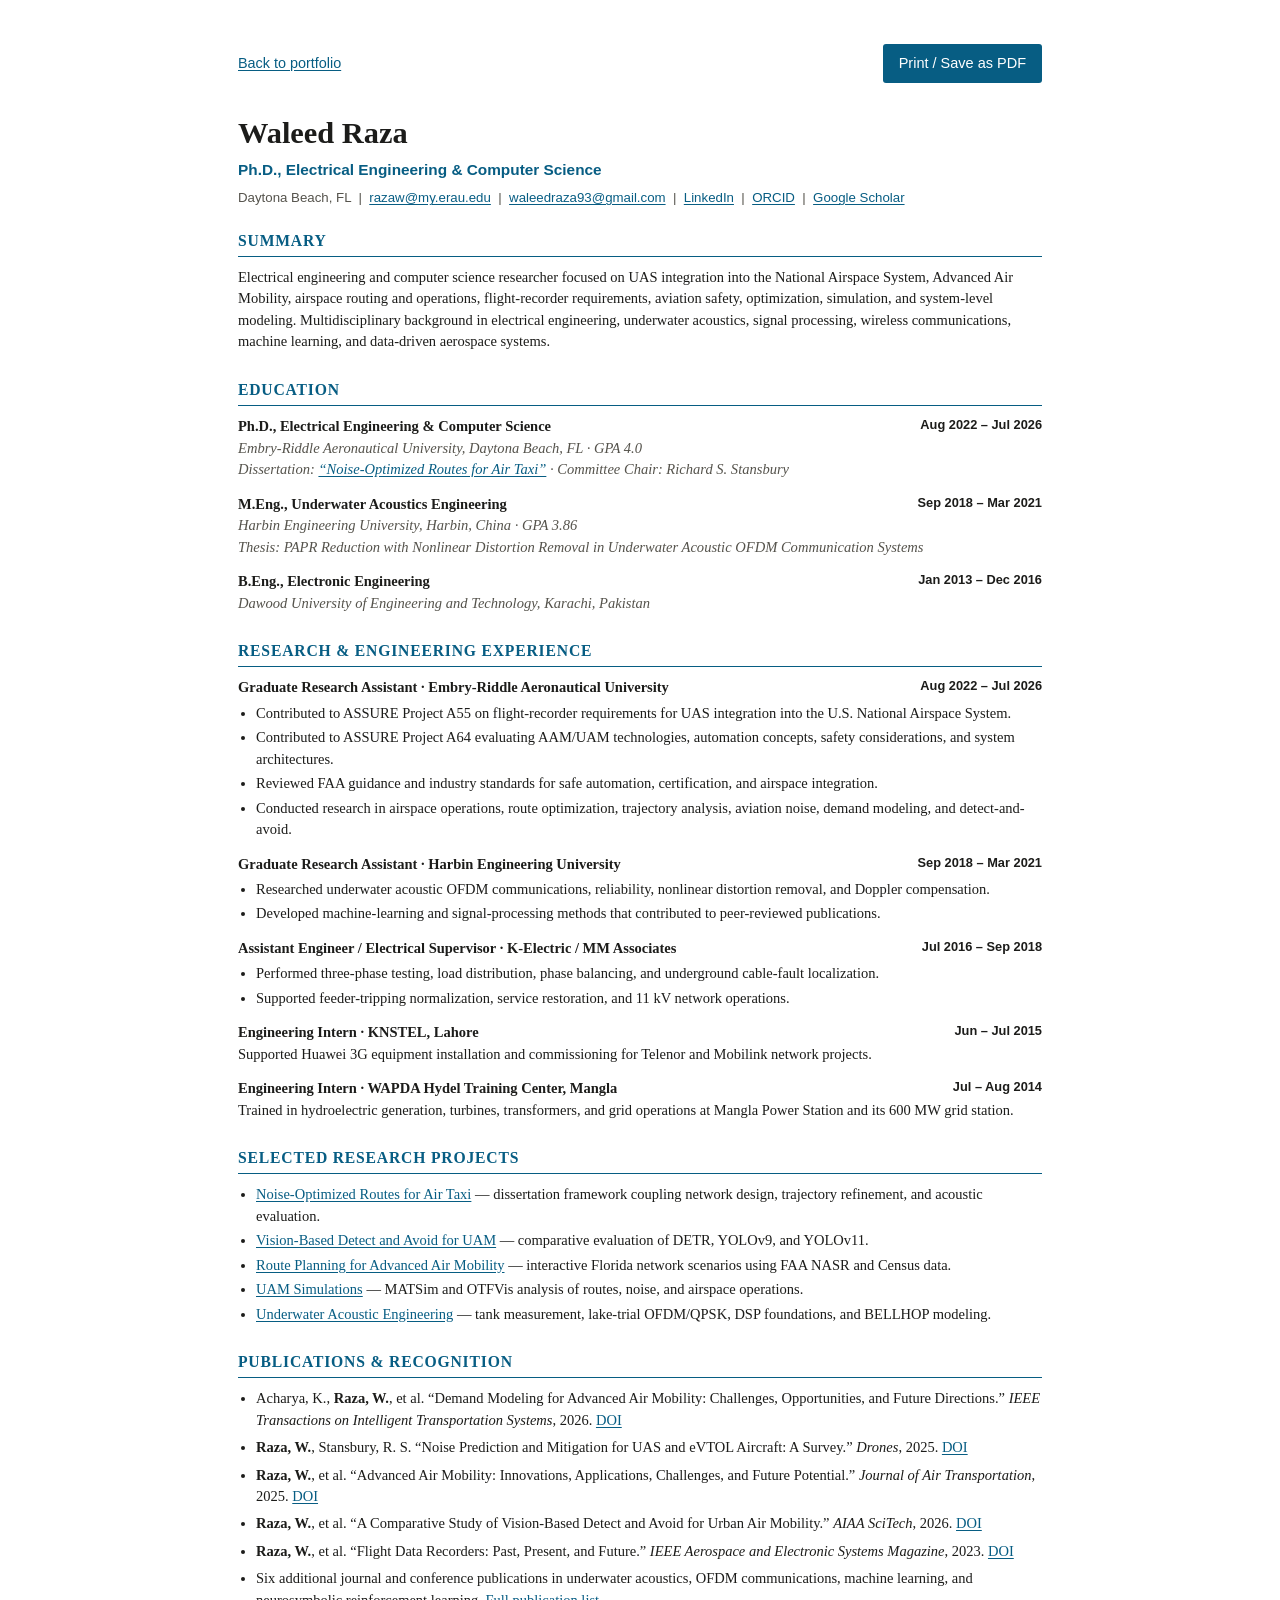
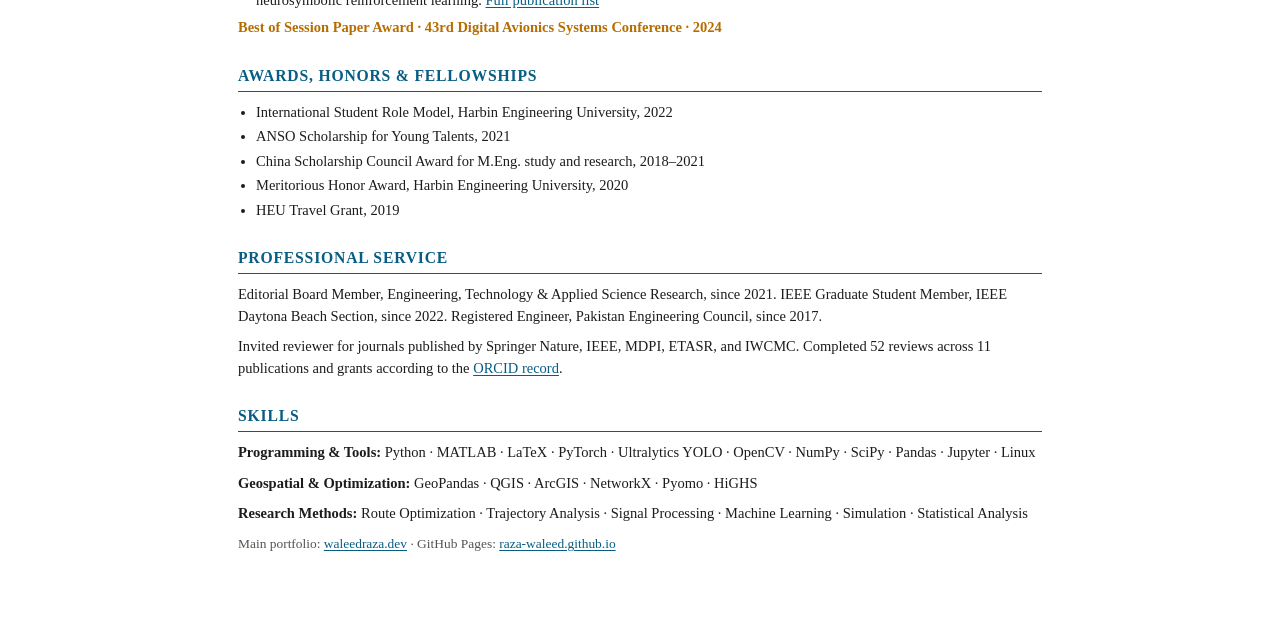
<file: cv.html>
<!doctype html>
<html lang="en">
<head>
  <meta charset="utf-8">
  <meta name="viewport" content="width=device-width, initial-scale=1">
  <meta name="theme-color" content="#07131d">
  <title>Waleed Raza - CV</title>
  <meta name="description" content="Curriculum vitae of Waleed Raza, Ph.D., covering aviation systems, Advanced Air Mobility, UAS integration, optimization, and underwater acoustics research.">
  <meta name="robots" content="index, follow">
  <link rel="canonical" href="https://raza-waleed.github.io/cv.html">
  <link rel="icon" href="favicon.svg" type="image/svg+xml">
  <style>
    :root { --text:#1c1c1a; --muted:#55534c; --accent:#075d83; --amber:#b66d00; --rule:#d8d4c8; --paper:#fff; }
    * { box-sizing:border-box; }
    body { max-width:860px; margin:0 auto; padding:44px 28px 80px; background:var(--paper); color:var(--text); font-family:Georgia,"Times New Roman",serif; font-size:14.5px; line-height:1.48; }
    a { color:var(--accent); text-underline-offset:2px; }
    .print-bar { display:flex; justify-content:space-between; align-items:center; gap:16px; margin-bottom:28px; font-family:-apple-system,"Segoe UI",Arial,sans-serif; }
    .print-bar a { font-size:.9rem; }
    .print-bar button { border:0; border-radius:3px; padding:9px 16px; background:var(--accent); color:#fff; font:inherit; cursor:pointer; }
    h1 { margin:0 0 3px; font-size:1.9rem; }
    .headline { margin:0 0 6px; color:var(--accent); font-family:-apple-system,"Segoe UI",Arial,sans-serif; font-size:.96rem; font-weight:650; }
    .contact { margin-bottom:21px; color:var(--muted); font-family:-apple-system,"Segoe UI",Arial,sans-serif; font-size:.83rem; }
    h2 { margin:25px 0 10px; padding-bottom:4px; border-bottom:1.5px solid var(--accent); color:var(--accent); font-size:.98rem; letter-spacing:.8px; text-transform:uppercase; }
    h2:first-of-type { margin-top:0; }
    h3 { margin:0; font-size:.96rem; }
    p { margin:0 0 9px; }
    .entry { margin-bottom:13px; }
    .entry-head { display:flex; justify-content:space-between; gap:18px; font-weight:bold; }
    .entry-date { flex:0 0 auto; font-family:-apple-system,"Segoe UI",Arial,sans-serif; font-size:.8rem; font-weight:600; }
    .entry-sub { color:var(--muted); font-size:.91rem; font-style:italic; }
    ul { margin:4px 0 0; padding-left:18px; }
    li { margin-bottom:3px; }
    .pubs li { margin-bottom:6px; }
    .award { color:var(--amber); font-weight:bold; }
    .small { color:var(--muted); font-size:.84rem; }
    @media (max-width:620px) { body{padding:28px 18px 60px}.entry-head{display:block}.entry-date{display:block;margin-top:2px}.contact{line-height:1.7} }
    @media print { @page{margin:.55in}.print-bar{display:none}body{max-width:none;padding:0;font-size:10.5pt;line-height:1.35}h2{break-after:avoid;margin-top:16px}.entry,li{break-inside:avoid}a{color:inherit;text-decoration:none} }
  </style>
</head>
<body>
  <div class="print-bar">
    <a href="index.html">Back to portfolio</a>
    <button type="button" onclick="window.print()">Print / Save as PDF</button>
  </div>

  <h1>Waleed Raza</h1>
  <p class="headline">Ph.D., Electrical Engineering &amp; Computer Science</p>
  <div class="contact">
    Daytona Beach, FL &nbsp;|&nbsp; <a href="mailto:razaw@my.erau.edu">razaw@my.erau.edu</a> &nbsp;|&nbsp;
    <a href="mailto:waleedraza93@gmail.com">waleedraza93@gmail.com</a> &nbsp;|&nbsp;
    <a href="https://linkedin.com/in/waleed-raza-b4690953">LinkedIn</a> &nbsp;|&nbsp;
    <a href="https://orcid.org/0000-0002-4142-3195">ORCID</a> &nbsp;|&nbsp;
    <a href="https://scholar.google.com/citations?user=qOyRccEAAAAJ&amp;hl=en">Google Scholar</a>
  </div>

  <h2>Summary</h2>
  <p>Electrical engineering and computer science researcher focused on UAS integration into the National Airspace System, Advanced Air Mobility, airspace routing and operations, flight-recorder requirements, aviation safety, optimization, simulation, and system-level modeling. Multidisciplinary background in electrical engineering, underwater acoustics, signal processing, wireless communications, machine learning, and data-driven aerospace systems.</p>

  <h2>Education</h2>
  <div class="entry"><div class="entry-head"><span>Ph.D., Electrical Engineering &amp; Computer Science</span><span class="entry-date">Aug 2022 – Jul 2026</span></div><div class="entry-sub">Embry-Riddle Aeronautical University, Daytona Beach, FL · GPA 4.0</div><div class="entry-sub">Dissertation: <a href="https://commons.erau.edu/edt/1007/">“Noise-Optimized Routes for Air Taxi”</a> · Committee Chair: Richard S. Stansbury</div></div>
  <div class="entry"><div class="entry-head"><span>M.Eng., Underwater Acoustics Engineering</span><span class="entry-date">Sep 2018 – Mar 2021</span></div><div class="entry-sub">Harbin Engineering University, Harbin, China · GPA 3.86</div><div class="entry-sub">Thesis: PAPR Reduction with Nonlinear Distortion Removal in Underwater Acoustic OFDM Communication Systems</div></div>
  <div class="entry"><div class="entry-head"><span>B.Eng., Electronic Engineering</span><span class="entry-date">Jan 2013 – Dec 2016</span></div><div class="entry-sub">Dawood University of Engineering and Technology, Karachi, Pakistan</div></div>

  <h2>Research &amp; Engineering Experience</h2>
  <div class="entry"><div class="entry-head"><span>Graduate Research Assistant · Embry-Riddle Aeronautical University</span><span class="entry-date">Aug 2022 – Jul 2026</span></div><ul><li>Contributed to ASSURE Project A55 on flight-recorder requirements for UAS integration into the U.S. National Airspace System.</li><li>Contributed to ASSURE Project A64 evaluating AAM/UAM technologies, automation concepts, safety considerations, and system architectures.</li><li>Reviewed FAA guidance and industry standards for safe automation, certification, and airspace integration.</li><li>Conducted research in airspace operations, route optimization, trajectory analysis, aviation noise, demand modeling, and detect-and-avoid.</li></ul></div>
  <div class="entry"><div class="entry-head"><span>Graduate Research Assistant · Harbin Engineering University</span><span class="entry-date">Sep 2018 – Mar 2021</span></div><ul><li>Researched underwater acoustic OFDM communications, reliability, nonlinear distortion removal, and Doppler compensation.</li><li>Developed machine-learning and signal-processing methods that contributed to peer-reviewed publications.</li></ul></div>
  <div class="entry"><div class="entry-head"><span>Assistant Engineer / Electrical Supervisor · K-Electric / MM Associates</span><span class="entry-date">Jul 2016 – Sep 2018</span></div><ul><li>Performed three-phase testing, load distribution, phase balancing, and underground cable-fault localization.</li><li>Supported feeder-tripping normalization, service restoration, and 11 kV network operations.</li></ul></div>
  <div class="entry"><div class="entry-head"><span>Engineering Intern · KNSTEL, Lahore</span><span class="entry-date">Jun – Jul 2015</span></div><p>Supported Huawei 3G equipment installation and commissioning for Telenor and Mobilink network projects.</p></div>
  <div class="entry"><div class="entry-head"><span>Engineering Intern · WAPDA Hydel Training Center, Mangla</span><span class="entry-date">Jul – Aug 2014</span></div><p>Trained in hydroelectric generation, turbines, transformers, and grid operations at Mangla Power Station and its 600 MW grid station.</p></div>

  <h2>Selected Research Projects</h2>
  <ul>
    <li><a href="https://commons.erau.edu/edt/1007/">Noise-Optimized Routes for Air Taxi</a> — dissertation framework coupling network design, trajectory refinement, and acoustic evaluation.</li>
    <li><a href="https://waleedraza.dev/aircraft-detection">Vision-Based Detect and Avoid for UAM</a> — comparative evaluation of DETR, YOLOv9, and YOLOv11.</li>
    <li><a href="https://waleedraza.dev/route-planning">Route Planning for Advanced Air Mobility</a> — interactive Florida network scenarios using FAA NASR and Census data.</li>
    <li><a href="https://waleedraza.dev/simulations">UAM Simulations</a> — MATSim and OTFVis analysis of routes, noise, and airspace operations.</li>
    <li><a href="https://waleedraza.dev/underwater-acoustics">Underwater Acoustic Engineering</a> — tank measurement, lake-trial OFDM/QPSK, DSP foundations, and BELLHOP modeling.</li>
  </ul>

  <h2>Publications &amp; Recognition</h2>
  <ul class="pubs">
    <li>Acharya, K., <strong>Raza, W.</strong>, et al. “Demand Modeling for Advanced Air Mobility: Challenges, Opportunities, and Future Directions.” <em>IEEE Transactions on Intelligent Transportation Systems</em>, 2026. <a href="https://doi.org/10.1109/TITS.2026.3671002">DOI</a></li>
    <li><strong>Raza, W.</strong>, Stansbury, R. S. “Noise Prediction and Mitigation for UAS and eVTOL Aircraft: A Survey.” <em>Drones</em>, 2025. <a href="https://doi.org/10.3390/drones9080577">DOI</a></li>
    <li><strong>Raza, W.</strong>, et al. “Advanced Air Mobility: Innovations, Applications, Challenges, and Future Potential.” <em>Journal of Air Transportation</em>, 2025. <a href="https://doi.org/10.2514/1.D0440">DOI</a></li>
    <li><strong>Raza, W.</strong>, et al. “A Comparative Study of Vision-Based Detect and Avoid for Urban Air Mobility.” <em>AIAA SciTech</em>, 2026. <a href="https://doi.org/10.2514/6.2026-0465">DOI</a></li>
    <li><strong>Raza, W.</strong>, et al. “Flight Data Recorders: Past, Present, and Future.” <em>IEEE Aerospace and Electronic Systems Magazine</em>, 2023. <a href="https://doi.org/10.1109/MAES.2023.3335333">DOI</a></li>
    <li>Six additional journal and conference publications in underwater acoustics, OFDM communications, machine learning, and neurosymbolic reinforcement learning. <a href="index.html#publications">Full publication list</a></li>
  </ul>
  <p class="award">Best of Session Paper Award · 43rd Digital Avionics Systems Conference · 2024</p>

  <h2>Awards, Honors &amp; Fellowships</h2>
  <ul><li>International Student Role Model, Harbin Engineering University, 2022</li><li>ANSO Scholarship for Young Talents, 2021</li><li>China Scholarship Council Award for M.Eng. study and research, 2018–2021</li><li>Meritorious Honor Award, Harbin Engineering University, 2020</li><li>HEU Travel Grant, 2019</li></ul>

  <h2>Professional Service</h2>
  <p>Editorial Board Member, Engineering, Technology &amp; Applied Science Research, since 2021. IEEE Graduate Student Member, IEEE Daytona Beach Section, since 2022. Registered Engineer, Pakistan Engineering Council, since 2017.</p>
  <p>Invited reviewer for journals published by Springer Nature, IEEE, MDPI, ETASR, and IWCMC. Completed 52 reviews across 11 publications and grants according to the <a href="https://orcid.org/0000-0002-4142-3195">ORCID record</a>.</p>

  <h2>Skills</h2>
  <p><strong>Programming &amp; Tools:</strong> Python · MATLAB · LaTeX · PyTorch · Ultralytics YOLO · OpenCV · NumPy · SciPy · Pandas · Jupyter · Linux</p>
  <p><strong>Geospatial &amp; Optimization:</strong> GeoPandas · QGIS · ArcGIS · NetworkX · Pyomo · HiGHS</p>
  <p><strong>Research Methods:</strong> Route Optimization · Trajectory Analysis · Signal Processing · Machine Learning · Simulation · Statistical Analysis</p>

  <p class="small">Main portfolio: <a href="https://waleedraza.dev/">waleedraza.dev</a> · GitHub Pages: <a href="https://raza-waleed.github.io/">raza-waleed.github.io</a></p>
</body>
</html>
</file>
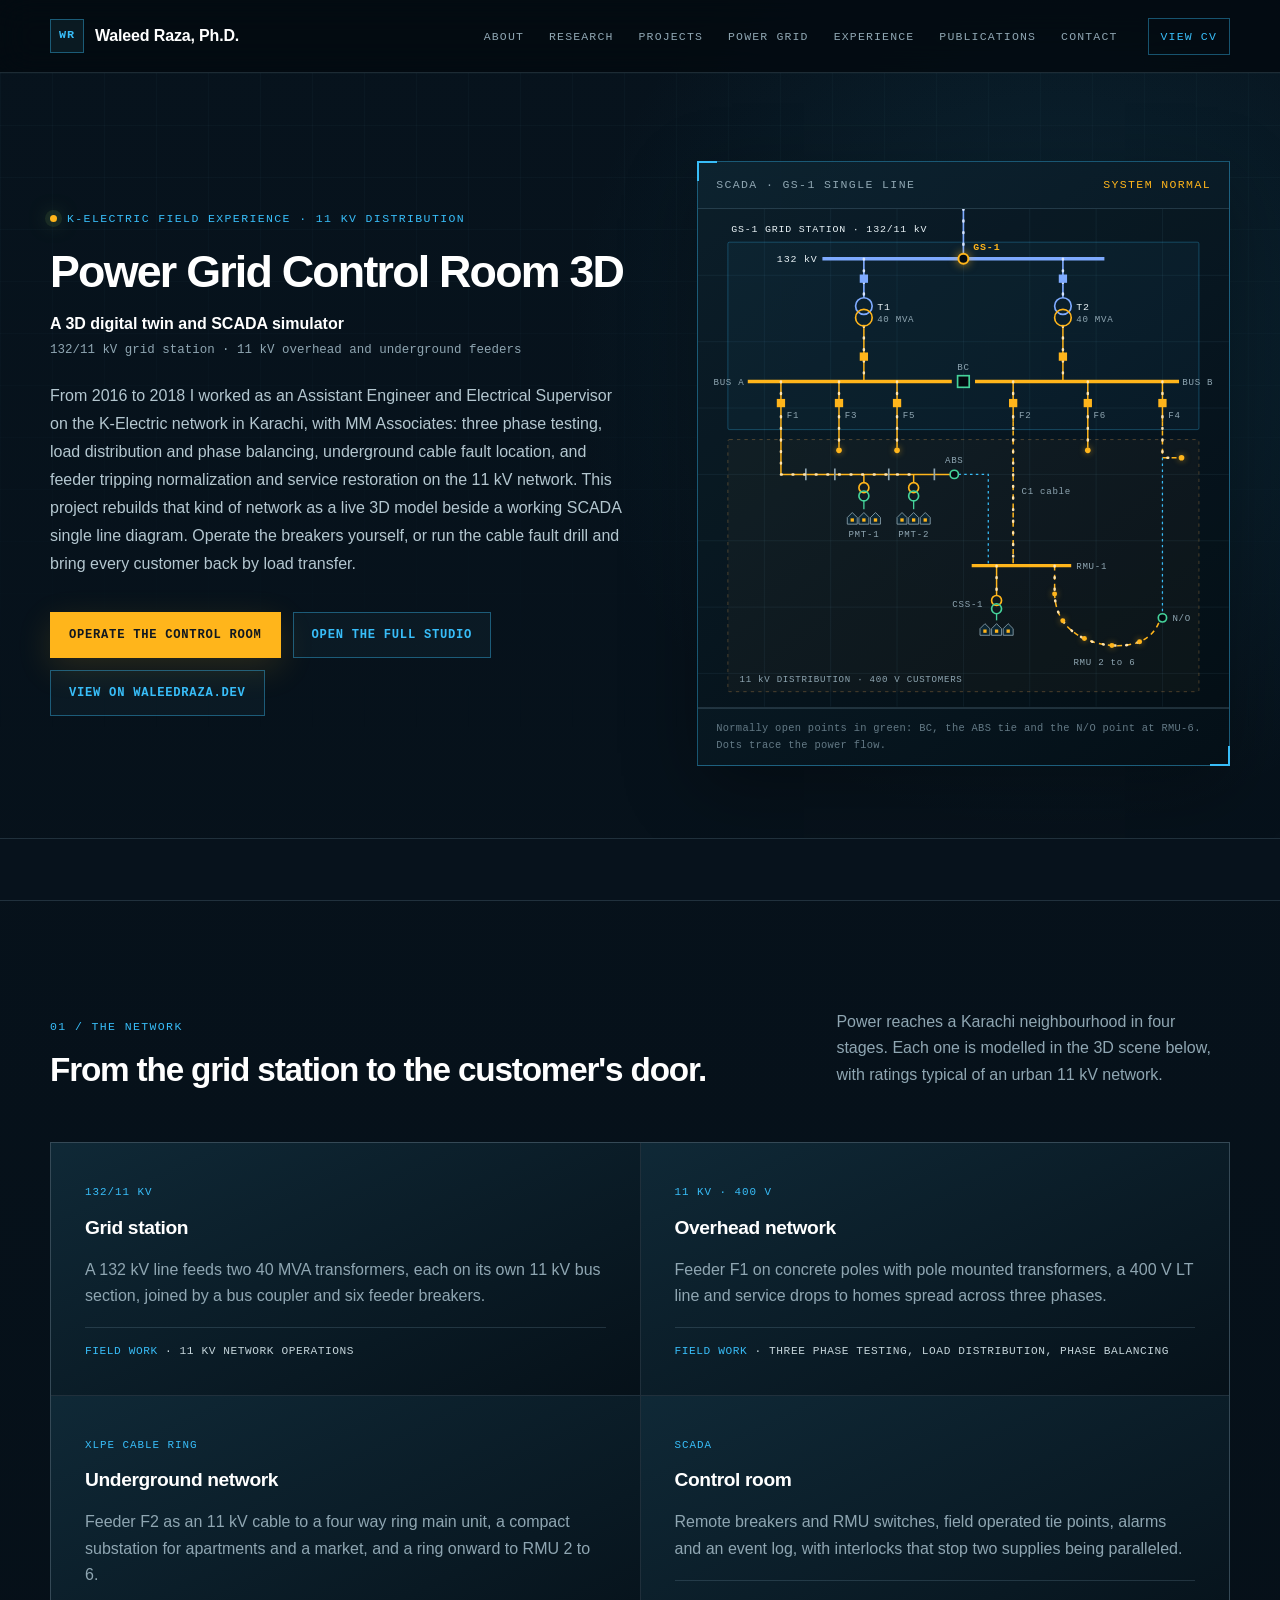
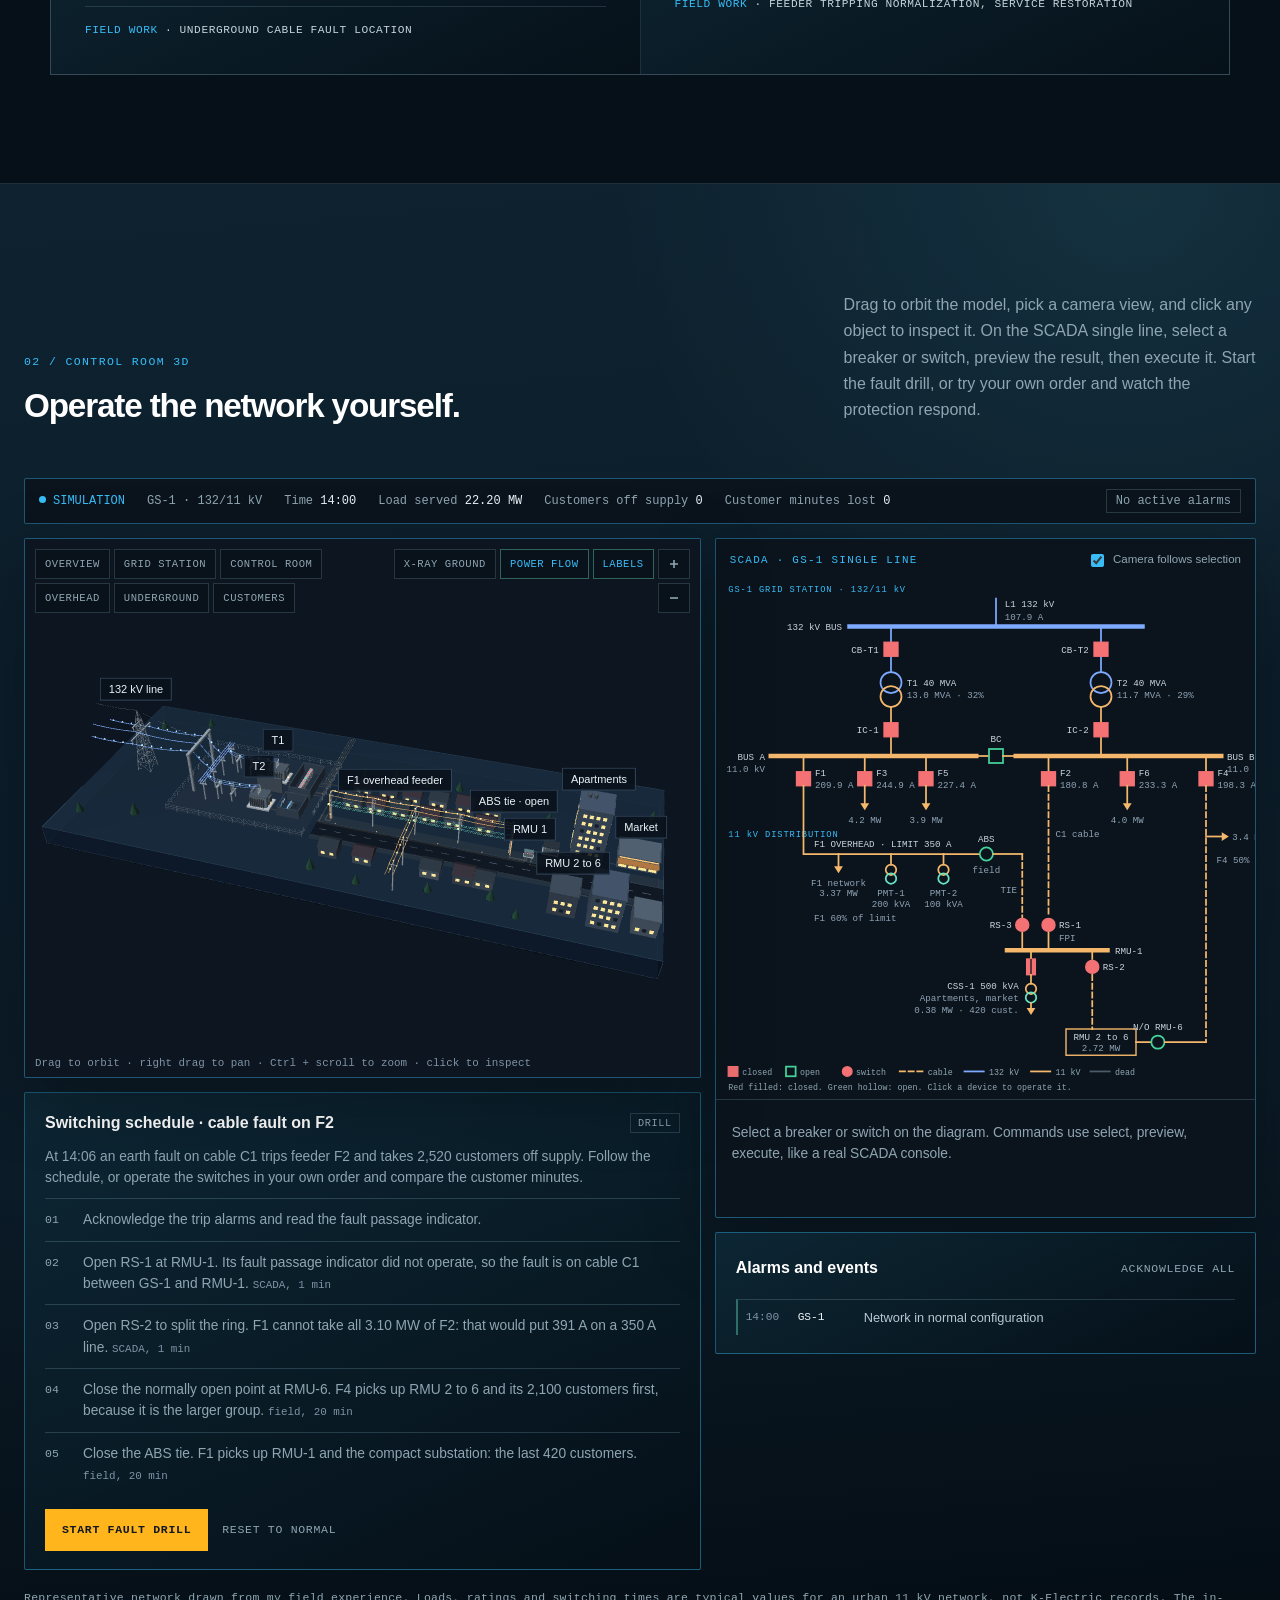
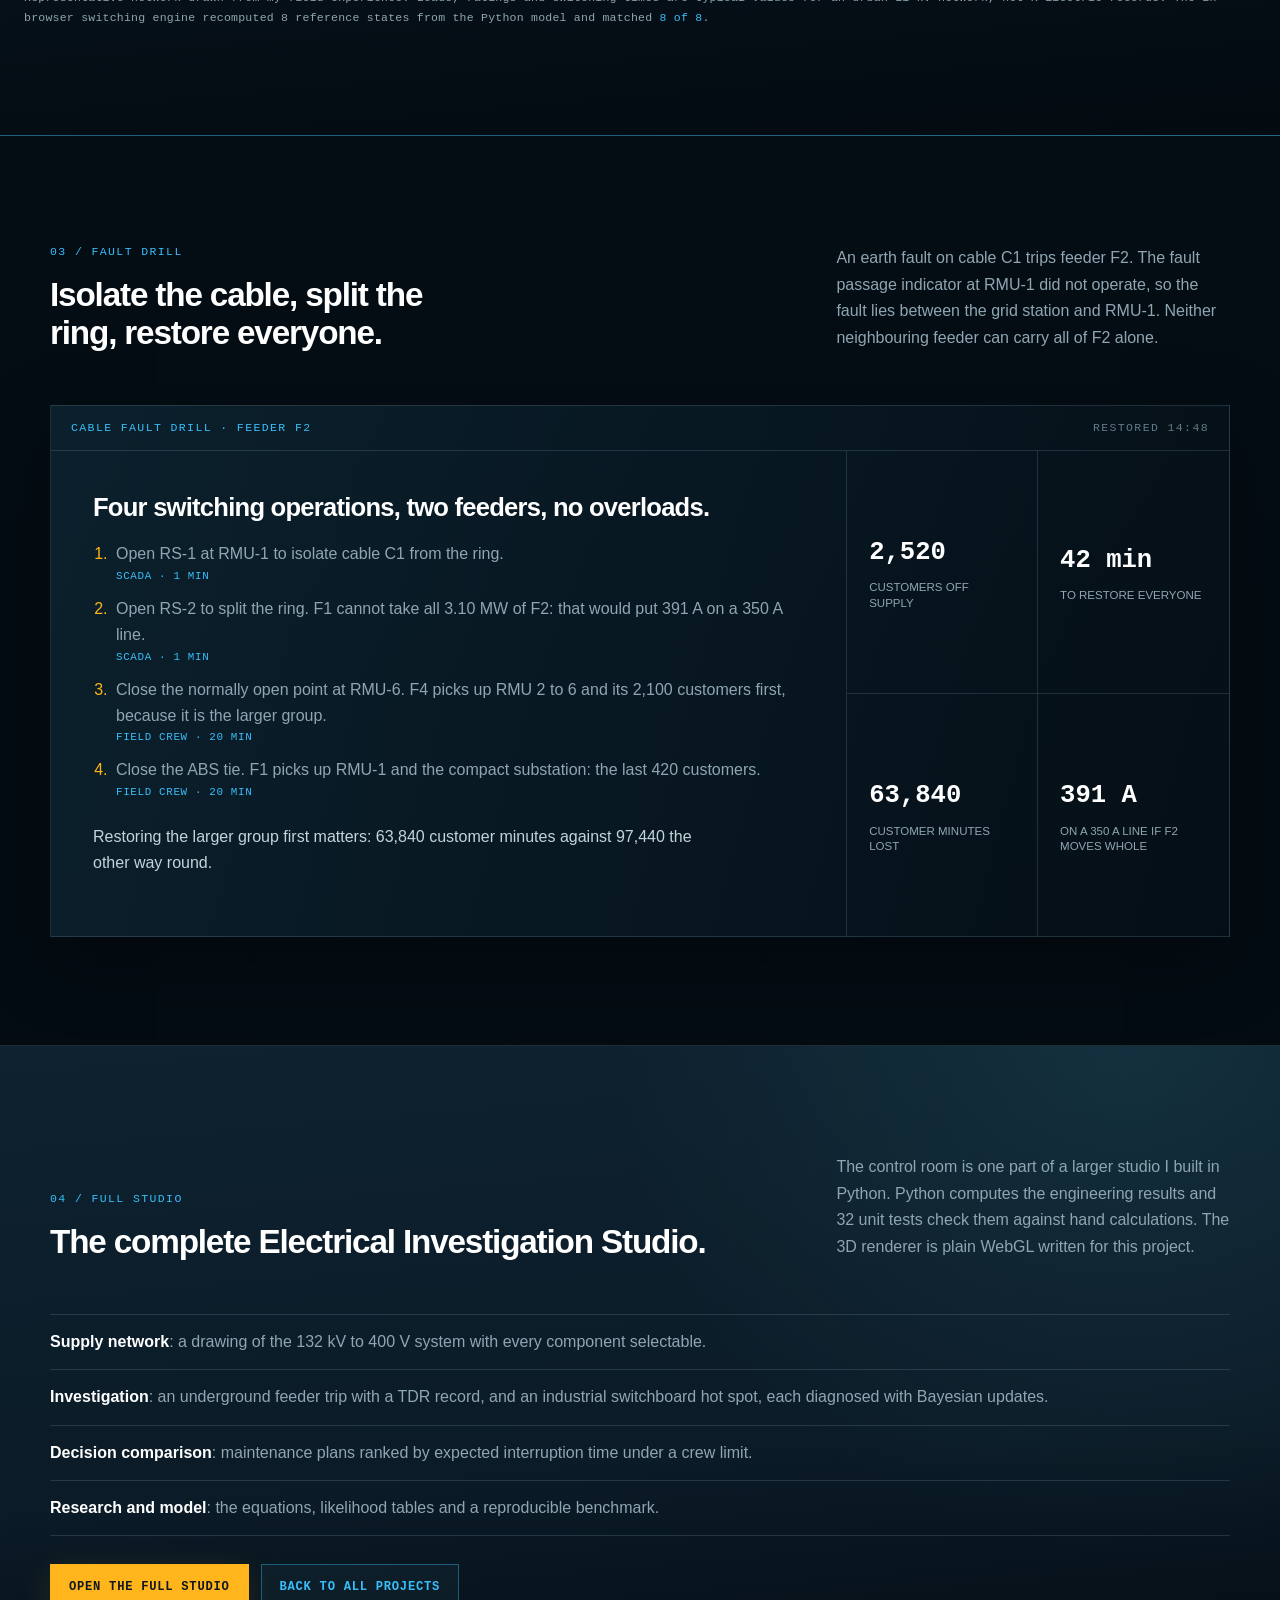
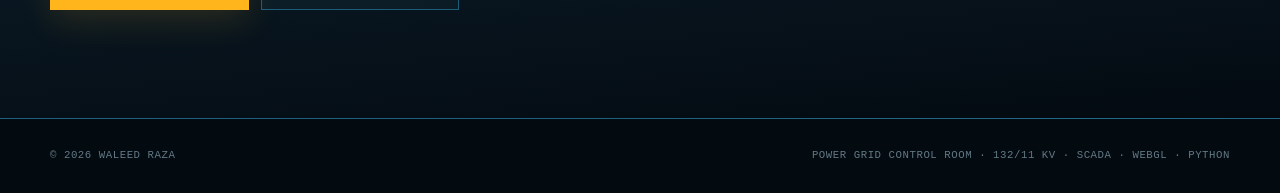
<file: power-grid.html>
<!DOCTYPE html>
<html lang="en">
<head>
  <meta charset="utf-8">
  <meta name="viewport" content="width=device-width, initial-scale=1">
  <meta name="theme-color" content="#07131d">
  <title>Power Grid Control Room 3D | Waleed Raza</title>
  <meta name="description" content="Interactive 3D digital twin and SCADA simulator of a 132/11 kV grid station and its 11 kV overhead and underground feeders, built by Waleed Raza from his K-Electric field experience in Karachi.">
  <meta name="author" content="Waleed Raza">
  <meta name="robots" content="index, follow">
  <link rel="canonical" href="https://raza-waleed.github.io/power-grid.html">
  <link rel="icon" href="favicon.svg" type="image/svg+xml">
  <meta property="og:type" content="website">
  <meta property="og:title" content="Power Grid Control Room 3D | Waleed Raza">
  <meta property="og:description" content="A 3D digital twin and SCADA simulator of an 11 kV distribution network, with a cable fault drill restored by load transfer.">
  <meta property="og:url" content="https://raza-waleed.github.io/power-grid.html">
  <meta name="twitter:card" content="summary">
  <meta name="twitter:title" content="Power Grid Control Room 3D | Waleed Raza">
  <meta name="twitter:description" content="A 3D digital twin and SCADA simulator of an 11 kV distribution network.">
  <link rel="stylesheet" href="style.css">
  <link rel="stylesheet" href="power-grid/control-room.css">
  <style>
    .page-hero { padding: 88px 0 72px; }
    .page-hero h1 { max-width: 900px; font-size: clamp(2.1rem, 3.5vw, 3.1rem); }
    .page-hero .hero-lede { max-width: 76ch; }
    .field-work { display: block; margin-top: 18px; padding-top: 14px; border-top: 1px solid var(--line); color: #c4d4da; font-family: "SFMono-Regular", Consolas, monospace; font-size: 0.7rem; letter-spacing: 0.05em; text-transform: uppercase; }
    .field-work b { color: var(--cyan); font-weight: 400; }
    .nowrap { white-space: nowrap; }
    .network-grid .project-card { min-height: 0; }
    .grid-note { margin: 18px 0 0; color: var(--muted); font-family: "SFMono-Regular", Consolas, monospace; font-size: 0.72rem; line-height: 1.7; letter-spacing: 0.02em; }
    .grid-note strong { color: var(--cyan); font-weight: 400; }
    .grid-loading, .grid-error { padding: 56px 24px; border: 1px solid var(--line-strong); color: var(--muted); font-family: "SFMono-Regular", Consolas, monospace; font-size: 0.75rem; letter-spacing: 0.06em; text-align: center; text-transform: uppercase; }
    .grid-error a { color: var(--cyan); }
    .drill-steps { margin: 6px 0 22px; }
    .drill-steps li { margin: 10px 0; }
    .drill-steps em { display: block; color: var(--cyan); font-family: "SFMono-Regular", Consolas, monospace; font-size: 0.68rem; font-style: normal; letter-spacing: 0.06em; text-transform: uppercase; }
    .studio-list { margin: 0; padding: 0; list-style: none; border-top: 1px solid var(--line); }
    .studio-list li { padding: 14px 0; border-bottom: 1px solid var(--line); color: var(--muted); }
    .studio-list strong { color: var(--ink-strong); font-weight: 600; }
    .studio-actions { display: flex; flex-wrap: wrap; gap: 12px; margin-top: 28px; }
    @media (max-width: 760px) {
      .page-hero { padding: 64px 0 52px; }
      .page-hero h1 { font-size: 2rem; }
    }
    /* Hero figure: the GS-1 single line in a console panel, as on the home page hero */
    .grid-console .grid-mini { border: 0; border-bottom: 1px solid var(--line); background: rgba(0, 0, 0, 0.12); }
    .grid-hero text { font-size: 11px; }
    .grid-hero .gh-strong { fill: var(--ink); font-size: 12px; }
    .grid-hero .gh-hub-label { fill: var(--lime); font-size: 12px; font-weight: 700; }
    .grid-hero .gh-station { fill: rgba(56, 189, 248, 0.045); stroke: rgba(56, 189, 248, 0.35); stroke-width: 1; }
    .grid-hero .gh-area { fill: rgba(255, 179, 92, 0.03); stroke: rgba(255, 179, 92, 0.32); stroke-width: 1; stroke-dasharray: 4 5; }
    .grid-hero .gm-bus.gh-hv { stroke: #7eaaff; }
    .grid-hero .gm-flow.gh-hv { stroke: #d6e4ff; }
    .grid-hero .gh-wind-lv { stroke: #45d29a; }
    .grid-hero .gh-lv { fill: none; stroke: #45d29a; stroke-width: 1.6; }
    .grid-hero .gh-cb { fill: var(--lime); }
    .grid-hero .gh-cb.gh-hv { fill: #7eaaff; }
    .grid-hero .gh-load { fill: var(--lime); filter: drop-shadow(0 0 4px rgba(255, 181, 27, 0.6)); }
    .grid-hero .gh-hub { fill: var(--bg-deep); stroke: var(--lime); stroke-width: 2.4; filter: drop-shadow(0 0 6px rgba(255, 181, 27, 0.7)); }
    @media (max-width: 1050px) { .grid-console { max-width: 560px; } }
  </style>
  <script>if ('IntersectionObserver' in window) document.documentElement.classList.add('js');</script>
</head>
<body>
  <a class="skip-link" href="#main">Skip to content</a>

  <nav class="topnav" aria-label="Primary navigation">
    <div class="shell nav-inner">
      <a class="brand" href="index.html" aria-label="Waleed Raza, home">
        <span class="brand-mark" aria-hidden="true">WR</span>
        <span>Waleed Raza, Ph.D.</span>
      </a>
      <div class="nav-links">
        <a href="index.html#about">About</a>
        <a href="index.html#research">Research</a>
        <a href="index.html#projects">Projects</a>
        <a href="power-grid.html" aria-current="page">Power Grid</a>
        <a href="index.html#experience">Experience</a>
        <a href="index.html#publications">Publications</a>
        <a href="index.html#contact">Contact</a>
      </div>
      <a class="nav-cta" href="cv.html">View CV</a>
    </div>
  </nav>

  <main id="main">
    <header class="hero page-hero" id="top">
      <div class="shell hero-grid">
        <div class="hero-copy">
          <p class="eyebrow"><span class="status-dot" aria-hidden="true"></span>K-Electric field experience · 11 kV distribution</p>
          <h1>Power Grid Control Room 3D</h1>
          <p class="hero-role">A 3D digital twin and SCADA simulator<br><span>132/11 kV grid station · 11 kV overhead and underground feeders</span></p>
          <p class="hero-lede">From 2016 to 2018 I worked as an Assistant Engineer and Electrical Supervisor on the <span class="nowrap">K-Electric</span> network in Karachi, with MM Associates: three phase testing, load distribution and phase balancing, underground cable fault location, and feeder tripping normalization and service restoration on the 11 kV network. This project rebuilds that kind of network as a live 3D model beside a working SCADA single line diagram. Operate the breakers yourself, or run the cable fault drill and bring every customer back by load transfer.</p>
          <div class="hero-actions">
            <a class="button button-primary" href="#control-room">Operate the control room</a>
            <a class="button button-secondary" href="power-grid/studio/">Open the full studio</a>
            <a class="button button-secondary" href="https://waleedraza.dev/power-grid">View on waleedraza.dev</a>
          </div>
        </div>
        <aside class="route-console grid-console" aria-label="SCADA single line of grid station GS-1">
          <div class="console-head">
            <span>SCADA &#183; GS-1 single line</span>
            <span class="console-live">System normal</span>
          </div>
          <svg class="grid-mini grid-hero" viewBox="0 0 640 600" role="img" aria-labelledby="gs1-title gs1-desc">
            <title id="gs1-title">Single line diagram of grid station GS-1</title>
            <desc id="gs1-desc">A 132 kV supply feeds transformers T1 and T2 and two 11 kV bus sections with six feeders. F1 runs overhead to pole mounted transformers PMT-1 and PMT-2, F2 runs by cable C1 to ring main unit RMU-1 and compact substation CSS-1, and the ring continues through RMU 2 to 6 to a normally open point on F4.</desc>
            <g class="gm-grid"><path d="M0 80H640M0 160H640M0 240H640M0 320H640M0 400H640M0 480H640M0 560H640M80 0V600M160 0V600M240 0V600M320 0V600M400 0V600M480 0V600M560 0V600"/></g>
            <rect class="gh-area" x="36" y="278" width="568" height="304" rx="2"/>
            <rect class="gh-station" x="36" y="40" width="568" height="226" rx="2"/>
            <path class="gm-hv" d="M320 0V60"/>
            <path class="gm-bus gh-hv" d="M150 60H490"/>
            <path class="gm-hv" d="M200 60V107"/>
            <path class="gm-mv" d="M200 141V208"/>
            <path class="gm-hv" d="M440 60V107"/>
            <path class="gm-mv" d="M440 141V208"/>
            <path class="gm-bus" d="M60 208H306"/>
            <path class="gm-bus" d="M334 208H580"/>
            <path class="gm-mv" d="M170 208V288"/>
            <path class="gm-mv" d="M240 208V288"/>
            <path class="gm-mv" d="M470 208V288"/>
            <path class="gm-mv" d="M100 208V320H304"/>
            <path class="gm-pole" d="M130 313V327M165 313V327M230 313V327M285 313V327"/>
            <path class="gm-mv" d="M200 320V330"/>
            <path class="gh-lv" d="M200 352V362"/>
            <path class="gm-mv" d="M260 320V330"/>
            <path class="gh-lv" d="M260 352V362"/>
            <path class="gm-tie" d="M314 320H350V430"/>
            <path class="gm-mv" d="M380 208V256"/>
            <path class="gm-mv gm-cable" d="M380 256V430"/>
            <path class="gm-bus" d="M330 430H450"/>
            <path class="gm-mv" d="M360 430V466"/>
            <path class="gh-lv" d="M360 488V496"/>
            <path class="gm-mv gm-cable" d="M430 430V462C430 500 458 522 496 526C528 529 548 518 556 498"/>
            <path class="gm-mv" d="M560 208V256"/>
            <path class="gm-mv gm-cable" d="M560 256V300H580"/>
            <path class="gm-tie" d="M560 300V488"/>
            <path class="gm-hv gm-flow gh-hv" d="M320 0V60"/>
            <path class="gm-hv gm-flow gh-hv" d="M200 60V107"/>
            <path class="gm-mv gm-flow" d="M200 141V208"/>
            <path class="gm-hv gm-flow gh-hv" d="M440 60V107"/>
            <path class="gm-mv gm-flow" d="M440 141V208"/>
            <path class="gm-mv gm-flow" d="M170 208V288"/>
            <path class="gm-mv gm-flow" d="M240 208V288"/>
            <path class="gm-mv gm-flow" d="M470 208V288"/>
            <path class="gm-mv gm-flow" d="M100 208V320H260"/>
            <path class="gm-mv gm-flow" d="M380 208V430"/>
            <path class="gm-mv gm-flow" d="M360 430V466"/>
            <path class="gm-mv gm-flow" d="M430 430V462C430 500 458 522 496 526C510.7 527.4 522.9 525.8 532.5 521.7"/>
            <path class="gm-mv gm-flow" d="M560 208V300H580"/>
            <rect class="gh-cb gh-hv" x="195" y="79" width="10" height="10"/>
            <rect class="gh-cb" x="195" y="173" width="10" height="10"/>
            <circle class="gm-wind gm-wind-hv" cx="200" cy="117" r="10"/>
            <circle class="gm-wind gm-wind-mv" cx="200" cy="131" r="10"/>
            <rect class="gh-cb gh-hv" x="435" y="79" width="10" height="10"/>
            <rect class="gh-cb" x="435" y="173" width="10" height="10"/>
            <circle class="gm-wind gm-wind-hv" cx="440" cy="117" r="10"/>
            <circle class="gm-wind gm-wind-mv" cx="440" cy="131" r="10"/>
            <rect class="gm-open" x="313" y="201" width="14" height="14"/>
            <rect class="gh-cb" x="95" y="229" width="10" height="10"/>
            <rect class="gh-cb" x="165" y="229" width="10" height="10"/>
            <rect class="gh-cb" x="235" y="229" width="10" height="10"/>
            <rect class="gh-cb" x="375" y="229" width="10" height="10"/>
            <rect class="gh-cb" x="465" y="229" width="10" height="10"/>
            <rect class="gh-cb" x="555" y="229" width="10" height="10"/>
            <circle class="gh-load" cx="170" cy="291" r="3.4"/>
            <circle class="gh-load" cx="240" cy="291" r="3.4"/>
            <circle class="gh-load" cx="470" cy="291" r="3.4"/>
            <circle class="gm-wind gm-wind-mv" cx="200" cy="336" r="6"/>
            <circle class="gm-wind gh-wind-lv" cx="200" cy="346" r="6"/>
            <path class="gm-house" d="M180 380V372L186 366L192 372V380Z"/><rect class="gm-win" x="184" y="373" width="4" height="4"/>
            <path class="gm-house" d="M194 380V372L200 366L206 372V380Z"/><rect class="gm-win" x="198" y="373" width="4" height="4"/>
            <path class="gm-house" d="M208 380V372L214 366L220 372V380Z"/><rect class="gm-win" x="212" y="373" width="4" height="4"/>
            <circle class="gm-wind gm-wind-mv" cx="260" cy="336" r="6"/>
            <circle class="gm-wind gh-wind-lv" cx="260" cy="346" r="6"/>
            <path class="gm-house" d="M240 380V372L246 366L252 372V380Z"/><rect class="gm-win" x="244" y="373" width="4" height="4"/>
            <path class="gm-house" d="M254 380V372L260 366L266 372V380Z"/><rect class="gm-win" x="258" y="373" width="4" height="4"/>
            <path class="gm-house" d="M268 380V372L274 366L280 372V380Z"/><rect class="gm-win" x="272" y="373" width="4" height="4"/>
            <circle class="gm-open" cx="309" cy="320" r="5"/>
            <circle class="gm-wind gm-wind-mv" cx="360" cy="472" r="6"/>
            <circle class="gm-wind gh-wind-lv" cx="360" cy="482" r="6"/>
            <path class="gm-house" d="M340 514V506L346 500L352 506V514Z"/><rect class="gm-win" x="344" y="507" width="4" height="4"/>
            <path class="gm-house" d="M354 514V506L360 500L366 506V514Z"/><rect class="gm-win" x="358" y="507" width="4" height="4"/>
            <path class="gm-house" d="M368 514V506L374 500L380 506V514Z"/><rect class="gm-win" x="372" y="507" width="4" height="4"/>
            <circle class="gh-load" cx="430" cy="464.3" r="3.0"/>
            <circle class="gh-load" cx="439.9" cy="496.5" r="3.0"/>
            <circle class="gh-load" cx="465.9" cy="518" r="3.0"/>
            <circle class="gh-load" cx="499.1" cy="526.2" r="3.0"/>
            <circle class="gh-load" cx="532.5" cy="521.7" r="3.0"/>
            <circle class="gh-load" cx="583" cy="300" r="3.4"/>
            <circle class="gm-open" cx="560" cy="493" r="5"/>
            <circle class="gh-hub" cx="320" cy="60" r="6"/>
            <text class="gh-strong" x="144" y="64" text-anchor="end">132 kV</text>
            <text class="gh-strong" x="216" y="122">T1</text>
            <text x="216" y="136">40 MVA</text>
            <text class="gh-strong" x="456" y="122">T2</text>
            <text x="456" y="136">40 MVA</text>
            <text x="320" y="194" text-anchor="middle">BC</text>
            <text x="56" y="212" text-anchor="end">BUS A</text>
            <text x="584" y="212">BUS B</text>
            <text x="107" y="252">F1</text>
            <text x="177" y="252">F3</text>
            <text x="247" y="252">F5</text>
            <text x="387" y="252">F2</text>
            <text x="477" y="252">F6</text>
            <text x="567" y="252">F4</text>
            <text x="200" y="396" text-anchor="middle">PMT-1</text>
            <text x="260" y="396" text-anchor="middle">PMT-2</text>
            <text x="309" y="306" text-anchor="middle">ABS</text>
            <text x="390" y="344">C1 cable</text>
            <text x="456" y="434">RMU-1</text>
            <text x="344" y="480" text-anchor="end">CSS-1</text>
            <text x="490" y="550" text-anchor="middle">RMU 2 to 6</text>
            <text x="572" y="497">N/O</text>
            <text class="gh-hub-label" x="332" y="50">GS-1</text>
            <text class="gh-strong" x="40" y="28">GS-1 GRID STATION &#183; 132/11 kV</text>
            <text x="50" y="570">11 kV DISTRIBUTION &#183; 400 V CUSTOMERS</text>
          </svg>
          <p class="console-note">Normally open points in green: BC, the ABS tie and the N/O point at RMU-6. Dots trace the power flow.</p>
        </aside>
      </div>
    </header>

    <section class="signal-strip" aria-label="Project highlights">
      <div class="shell signal-grid">
        <span data-reveal>132/11 kV grid station</span>
        <span data-reveal>SCADA single line</span>
        <span data-reveal>WebGL digital twin</span>
        <span data-reveal>Python switching engine</span>
        <span data-reveal>32 unit tests</span>
      </div>
    </section>

    <section class="section" id="network">
      <div class="shell">
        <div class="section-heading">
          <div>
            <p class="section-index">01 / The network</p>
            <h2>From the grid station to the customer's door.</h2>
          </div>
          <p>Power reaches a Karachi neighbourhood in four stages. Each one is modelled in the 3D scene below, with ratings typical of an urban 11 kV network.</p>
        </div>
        <div class="project-grid network-grid">
          <article class="project-card" data-reveal>
            <span class="project-tag">132/11 kV</span>
            <h3>Grid station</h3>
            <p>A 132 kV line feeds two 40 MVA transformers, each on its own 11 kV bus section, joined by a bus coupler and six feeder breakers.</p>
            <span class="field-work"><b>Field work</b> · 11 kV network operations</span>
          </article>
          <article class="project-card" data-reveal>
            <span class="project-tag">11 kV · 400 V</span>
            <h3>Overhead network</h3>
            <p>Feeder F1 on concrete poles with pole mounted transformers, a 400 V LT line and service drops to homes spread across three phases.</p>
            <span class="field-work"><b>Field work</b> · Three phase testing, load distribution, phase balancing</span>
          </article>
          <article class="project-card" data-reveal>
            <span class="project-tag">XLPE cable ring</span>
            <h3>Underground network</h3>
            <p>Feeder F2 as an 11 kV cable to a four way ring main unit, a compact substation for apartments and a market, and a ring onward to RMU 2 to 6.</p>
            <span class="field-work"><b>Field work</b> · Underground cable fault location</span>
          </article>
          <article class="project-card" data-reveal>
            <span class="project-tag">SCADA</span>
            <h3>Control room</h3>
            <p>Remote breakers and RMU switches, field operated tie points, alarms and an event log, with interlocks that stop two supplies being paralleled.</p>
            <span class="field-work"><b>Field work</b> · Feeder tripping normalization, service restoration</span>
          </article>
        </div>
      </div>
    </section>

    <section class="section section-alt" id="control-room">
      <div class="shell" style="--shell: 1320px">
        <div class="section-heading">
          <div>
            <p class="section-index">02 / Control room 3D</p>
            <h2>Operate the network yourself.</h2>
          </div>
          <p>Drag to orbit the model, pick a camera view, and click any object to inspect it. On the SCADA single line, select a breaker or switch, preview the result, then execute it. Start the fault drill, or try your own order and watch the protection respond.</p>
        </div>
        <div id="grid-control-room" class="grid-cr">
          <div class="grid-loading">Loading the control room…</div>
          <noscript><div class="grid-error">The control room needs JavaScript. So does <a href="power-grid/studio/">the full studio</a>.</div></noscript>
        </div>
        <p class="grid-note" id="grid-note">Representative network drawn from my field experience. Loads, ratings and switching times are typical values for an urban 11 kV network, not K-Electric records.</p>
      </div>
    </section>

    <section class="section" id="fault-drill">
      <div class="shell">
        <div class="section-heading">
          <div>
            <p class="section-index">03 / Fault drill</p>
            <h2>Isolate the cable, split the ring, restore everyone.</h2>
          </div>
          <p>An earth fault on cable C1 trips feeder F2. The fault passage indicator at RMU-1 did not operate, so the fault lies between the grid station and RMU-1. Neither neighbouring feeder can carry all of F2 alone.</p>
        </div>
        <article class="case-study" data-reveal>
          <div class="case-meta"><span class="case-type">Cable fault drill · Feeder F2</span><span id="drill-restored">Restored 14:48</span></div>
          <div class="case-grid">
            <div class="case-copy">
              <h3>Four switching operations, two feeders, no overloads.</h3>
              <ol class="compact-list drill-steps">
                <li>Open RS-1 at RMU-1 to isolate cable C1 from the ring.<em>SCADA · 1 min</em></li>
                <li>Open RS-2 to split the ring. F1 cannot take all 3.10 MW of F2: that would put <span id="drill-overload-text">391 A</span> on a 350 A line.<em>SCADA · 1 min</em></li>
                <li>Close the normally open point at RMU-6. F4 picks up RMU 2 to 6 and its 2,100 customers first, because it is the larger group.<em>Field crew · 20 min</em></li>
                <li>Close the ABS tie. F1 picks up RMU-1 and the compact substation: the last 420 customers.<em>Field crew · 20 min</em></li>
              </ol>
              <p class="case-result">Restoring the larger group first matters: <span id="drill-compare">63,840 customer minutes against 97,440</span> the other way round.</p>
            </div>
            <div class="case-metrics">
              <div><strong id="stat-affected">2,520</strong><span>Customers off supply</span></div>
              <div><strong id="stat-minutes">42 min</strong><span>To restore everyone</span></div>
              <div><strong id="stat-cmi">63,840</strong><span>Customer minutes lost</span></div>
              <div><strong id="stat-overload">391 A</strong><span>On a 350 A line if F2 moves whole</span></div>
            </div>
          </div>
        </article>
      </div>
    </section>

    <section class="section section-alt" id="studio">
      <div class="shell">
        <div class="section-heading">
          <div>
            <p class="section-index">04 / Full studio</p>
            <h2>The complete Electrical Investigation Studio.</h2>
          </div>
          <p>The control room is one part of a larger studio I built in Python. Python computes the engineering results and 32 unit tests check them against hand calculations. The 3D renderer is plain WebGL written for this project.</p>
        </div>
        <ul class="studio-list">
          <li><strong>Supply network</strong>: a drawing of the 132 kV to 400 V system with every component selectable.</li>
          <li><strong>Investigation</strong>: an underground feeder trip with a TDR record, and an industrial switchboard hot spot, each diagnosed with Bayesian updates.</li>
          <li><strong>Decision comparison</strong>: maintenance plans ranked by expected interruption time under a crew limit.</li>
          <li><strong>Research and model</strong>: the equations, likelihood tables and a reproducible benchmark.</li>
        </ul>
        <div class="studio-actions">
          <a class="button button-primary" href="power-grid/studio/">Open the full studio</a>
          <a class="button button-secondary" href="index.html#projects">Back to all projects</a>
        </div>
      </div>
    </section>
  </main>

  <footer>
    <div class="shell footer-inner">
      <span>&copy; <span id="year"></span> Waleed Raza</span>
      <span>Power grid control room · 132/11 kV · SCADA · WebGL · Python</span>
    </div>
  </footer>

  <script src="reveal.js"></script>
  <script>document.getElementById('year').textContent = new Date().getFullYear();</script>
  <script type="module">
    import {mountControlRoom} from './power-grid/control-room.js';

    const root = document.getElementById('grid-control-room');
    const fmt = n => Math.round(n).toLocaleString('en-US');
    const set = (id, text) => { const el = document.getElementById(id); if (el) el.textContent = text; };

    fetch('power-grid/grid-data.json')
      .then(response => { if (!response.ok) throw new Error(`HTTP ${response.status}`); return response.json(); })
      .then(scada => {
        const room = mountControlRoom(root, {scada, header: false});
        room.resume();
        // Keep the page's numbers tied to the exported Python model.
        const result = scada.drillResult;
        const full = scada.references.find(r => r.name === 'Full transfer of F2 onto F1');
        set('stat-affected', fmt(result.customersAffected));
        set('stat-minutes', `${result.minutes} min`);
        set('stat-cmi', fmt(result.customerMinutes));
        set('drill-restored', `Restored ${result.restoredAt}`);
        set('drill-compare', `${fmt(result.customerMinutes)} customer minutes against ${fmt(result.swappedOrderCustomerMinutes)}`);
        if (full) { set('stat-overload', `${Math.round(full.amps.F1)} A`); set('drill-overload-text', `${Math.round(full.amps.F1)} A`); }
        document.getElementById('grid-note').insertAdjacentHTML('beforeend',
          ` The in-browser switching engine recomputed ${room.check.total} reference states from the Python model and matched <strong>${room.check.match} of ${room.check.total}</strong>.`);
      })
      .catch(() => {
        root.innerHTML = '<div class="grid-error">The control room could not load here. <a href="power-grid/studio/">Open the full studio</a> instead.</div>';
      });
  </script>
</body>
</html>
</file>
<file: style.css>
:root {
  --ink: #eaf3f7;
  --ink-strong: #ffffff;
  --muted: #8fa6b2;
  --dim: #637985;
  --bg: #07131d;
  --bg-deep: #030a10;
  --panel: #0b1b27;
  --panel-2: #0e2230;
  --line: rgba(148, 190, 207, 0.18);
  --line-strong: rgba(56, 189, 248, 0.4);
  --cyan: #38bdf8;
  --cyan-strong: #0ea5e9;
  --lime: #ffb51b;
  --orange: #ffb51b;
  --shadow: 0 22px 70px rgba(0, 0, 0, 0.3);
  --radius: 2px;
  --shell: 1180px;
}

* { box-sizing: border-box; }
html { scroll-behavior: smooth; }
body {
  margin: 0;
  color: var(--ink);
  background:
    radial-gradient(circle at 82% 7%, rgba(27, 114, 145, 0.2), transparent 30rem),
    linear-gradient(180deg, var(--bg) 0%, var(--bg-deep) 100%);
  font-family: Inter, ui-sans-serif, -apple-system, BlinkMacSystemFont, "Segoe UI", sans-serif;
  font-size: 16px;
  line-height: 1.65;
  -webkit-font-smoothing: antialiased;
}

a { color: inherit; }
button, a { -webkit-tap-highlight-color: transparent; }
a:focus-visible { outline: 2px solid var(--lime); outline-offset: 4px; }
.skip-link {
  position: fixed;
  top: 10px;
  left: 10px;
  z-index: 100;
  transform: translateY(-150%);
  padding: 10px 14px;
  color: var(--bg-deep);
  background: var(--lime);
  text-decoration: none;
  font-weight: 800;
}
.skip-link:focus { transform: translateY(0); }
.shell { width: min(calc(100% - 48px), var(--shell)); margin-inline: auto; }

.topnav {
  position: sticky;
  top: 0;
  z-index: 40;
  border-bottom: 1px solid var(--line);
  background: rgba(3, 10, 16, 0.84);
  backdrop-filter: blur(16px);
}
.nav-inner { min-height: 72px; display: flex; align-items: center; gap: 30px; }
.brand { display: inline-flex; align-items: center; gap: 11px; color: var(--ink-strong); text-decoration: none; font-weight: 760; letter-spacing: -0.01em; }
.brand-mark {
  width: 34px;
  height: 34px;
  display: grid;
  place-items: center;
  border: 1px solid var(--line-strong);
  background: rgba(104, 232, 255, 0.07);
  color: var(--cyan);
  font-family: "SFMono-Regular", Consolas, "Liberation Mono", monospace;
  font-size: 0.74rem;
  letter-spacing: 0.08em;
}
.nav-links { margin-left: auto; display: flex; align-items: center; gap: 25px; }
.nav-links a, .nav-cta {
  color: var(--muted);
  font-family: "SFMono-Regular", Consolas, "Liberation Mono", monospace;
  font-size: 0.72rem;
  letter-spacing: 0.1em;
  text-decoration: none;
  text-transform: uppercase;
  white-space: nowrap;
}
.nav-links a:hover { color: var(--cyan); }
.nav-cta { padding: 8px 12px; border: 1px solid var(--line-strong); color: var(--cyan); }
.nav-cta:hover { border-color: var(--cyan); background: rgba(104, 232, 255, 0.08); }

.hero { position: relative; overflow: hidden; padding: 104px 0 88px; border-bottom: 1px solid var(--line); }
.hero::before {
  content: "";
  position: absolute;
  inset: 0;
  pointer-events: none;
  background-image:
    linear-gradient(rgba(120, 180, 202, 0.035) 1px, transparent 1px),
    linear-gradient(90deg, rgba(120, 180, 202, 0.035) 1px, transparent 1px);
  background-size: 52px 52px;
  mask-image: linear-gradient(to bottom, black 10%, transparent 90%);
}
.hero-grid { position: relative; display: grid; grid-template-columns: minmax(0, 1.04fr) minmax(430px, 0.96fr); gap: 70px; align-items: center; }
.eyebrow, .section-index, .console-head, .case-meta {
  margin: 0;
  color: var(--cyan);
  font-family: "SFMono-Regular", Consolas, "Liberation Mono", monospace;
  font-size: 0.72rem;
  line-height: 1.4;
  letter-spacing: 0.12em;
  text-transform: uppercase;
}
.status-dot { width: 7px; height: 7px; display: inline-block; margin-right: 10px; border-radius: 50%; background: var(--lime); box-shadow: 0 0 0 5px rgba(184, 255, 104, 0.08), 0 0 20px rgba(184, 255, 104, 0.55); }
.hero h1 {
  max-width: 760px;
  margin: 22px 0 20px;
  color: var(--ink-strong);
  font-size: clamp(2.5rem, 4.2vw, 3.75rem);
  line-height: 1.02;
  letter-spacing: -0.04em;
  text-wrap: balance;
}
.hero-lede { max-width: 68ch; margin: 0; color: #b4c7d0; font-size: 1rem; line-height: 1.75; }
.hero-actions, .credential-actions, .contact-actions { display: flex; flex-wrap: wrap; gap: 12px; margin-top: 34px; }
.button {
  min-height: 46px;
  display: inline-flex;
  align-items: center;
  justify-content: center;
  padding: 10px 18px;
  border: 1px solid var(--line-strong);
  color: var(--cyan);
  font-family: "SFMono-Regular", Consolas, "Liberation Mono", monospace;
  font-size: 0.76rem;
  font-weight: 700;
  letter-spacing: 0.06em;
  text-decoration: none;
  text-transform: uppercase;
  transition: transform 160ms ease, background 160ms ease, border-color 160ms ease;
}
.button:hover { transform: translateY(-2px); border-color: var(--cyan); }
.button-primary { border-color: var(--lime); background: var(--lime); color: #111820; box-shadow: 0 10px 35px rgba(255, 181, 27, 0.14); }
.button-primary:hover { border-color: #ffc957; background: #ffc957; }
.button-secondary { background: rgba(104, 232, 255, 0.04); }
.audience-line { max-width: 65ch; margin: 25px 0 0; color: var(--dim); font-size: 0.83rem; }
.hero-role { margin: -2px 0 22px; color: var(--ink-strong); font-size: 1rem; font-weight: 700; line-height: 1.5; }
.hero-role span { color: var(--muted); font-family: "SFMono-Regular", Consolas, monospace; font-size: 0.78rem; font-weight: 400; }
.hero-lede a { color: var(--cyan); text-underline-offset: 3px; }
section[id], .hero-copy[id] { scroll-margin-top: 100px; }

.route-console { position: relative; border: 1px solid var(--line-strong); background: linear-gradient(145deg, rgba(13, 35, 48, 0.96), rgba(4, 15, 23, 0.96)); box-shadow: var(--shadow); }
.route-console::before, .route-console::after { content: ""; position: absolute; width: 18px; height: 18px; pointer-events: none; }
.route-console::before { top: -1px; left: -1px; border-top: 2px solid var(--cyan); border-left: 2px solid var(--cyan); }
.route-console::after { right: -1px; bottom: -1px; border-right: 2px solid var(--cyan); border-bottom: 2px solid var(--cyan); }
.console-head { display: flex; justify-content: space-between; gap: 20px; padding: 15px 18px; border-bottom: 1px solid var(--line); color: var(--muted); }
.console-live { color: var(--lime); }
.route-map { display: block; width: 100%; height: auto; border-bottom: 1px solid var(--line); background: rgba(0, 0, 0, 0.12); }
.map-grid path { fill: none; stroke: rgba(110, 171, 195, 0.12); stroke-width: 1; }
.receptor-zone circle { fill: rgba(255, 179, 92, 0.07); stroke: rgba(255, 179, 92, 0.38); stroke-width: 1; stroke-dasharray: 4 5; }
.baseline-route path { fill: none; stroke: rgba(255, 179, 92, 0.4); stroke-width: 2; stroke-dasharray: 6 6; }
.optimized-route path { fill: none; stroke: url(#route-gradient); stroke-width: 3; filter: drop-shadow(0 0 5px rgba(104, 232, 255, 0.5)); }
.route-nodes circle { fill: var(--bg-deep); stroke: var(--cyan); stroke-width: 2; }
.map-labels { fill: var(--muted); font-family: "SFMono-Regular", Consolas, monospace; font-size: 10px; letter-spacing: 0.08em; }
.metric-grid { display: grid; grid-template-columns: repeat(3, 1fr); }
.metric { min-height: 116px; padding: 19px 16px; border-right: 1px solid var(--line); }
.metric:last-child { border-right: 0; }
.metric-value { display: block; color: var(--ink-strong); font-family: "SFMono-Regular", Consolas, monospace; font-size: 1.65rem; font-weight: 700; letter-spacing: -0.04em; }
.metric-value small { color: var(--cyan); font-size: 0.66rem; letter-spacing: 0.02em; }
.metric-label { display: block; margin-top: 7px; color: var(--muted); font-size: 0.73rem; line-height: 1.35; text-transform: uppercase; }
.console-note { margin: 0; padding: 11px 18px; border-top: 1px solid var(--line); color: var(--dim); font-family: "SFMono-Regular", Consolas, monospace; font-size: 0.65rem; letter-spacing: 0.03em; }

.signal-strip { border-bottom: 1px solid var(--line); background: rgba(7, 19, 29, 0.88); }
.signal-grid { min-height: 61px; display: grid; grid-template-columns: repeat(5, 1fr); align-items: center; }
.signal-grid span { padding: 0 18px; border-right: 1px solid var(--line); color: var(--muted); font-family: "SFMono-Regular", Consolas, monospace; font-size: 0.67rem; letter-spacing: 0.06em; text-align: center; text-transform: uppercase; }
.signal-grid span:first-child { padding-left: 0; }
.signal-grid span:last-child { padding-right: 0; border-right: 0; }

.section { padding: 108px 0; border-bottom: 1px solid var(--line); }
.section-alt {
  background:
    radial-gradient(circle at 88% 0%, rgba(104, 232, 255, 0.08), transparent 32rem),
    linear-gradient(175deg, var(--panel-2) 0%, var(--panel) 60%, var(--bg-deep) 100%);
  border-bottom: 1px solid var(--line-strong);
}
.section-heading { display: grid; grid-template-columns: 1.15fr 0.65fr; gap: 90px; align-items: end; margin-bottom: 54px; }
.section-heading h2, .philosophy-grid h2, .research-grid h2, .contact-grid h2 {
  margin: 16px 0 0;
  color: var(--ink-strong);
  font-size: clamp(1.75rem, 2.6vw, 2.5rem);
  line-height: 1.12;
  letter-spacing: -0.035em;
  text-wrap: balance;
}
.section-heading > p, .research-intro, .contact-grid > div:last-child > p { margin: 0; color: var(--muted); }

.expertise-grid { display: grid; grid-template-columns: repeat(3, 1fr); border: 1px solid var(--line); }
.expertise-card { position: relative; min-height: 480px; padding: 34px 30px; border-right: 1px solid var(--line); background: linear-gradient(180deg, rgba(17, 42, 57, 0.5), rgba(7, 19, 29, 0.35)); }
.expertise-card:last-child { border-right: 0; }
.expertise-card:hover { background: linear-gradient(180deg, rgba(17, 52, 68, 0.72), rgba(7, 19, 29, 0.42)); }
.card-number { position: absolute; top: 18px; right: 20px; color: var(--dim); font-family: "SFMono-Regular", Consolas, monospace; font-size: 0.68rem; }
.card-icon { width: 63px; height: 63px; display: grid; place-items: center; border: 1px solid var(--line-strong); color: var(--cyan); font-family: "SFMono-Regular", Consolas, monospace; font-size: 0.75rem; }
.expertise-card h3 { min-height: 60px; margin: 38px 0 17px; color: var(--ink-strong); font-size: 1.2rem; line-height: 1.25; letter-spacing: -0.02em; }
.expertise-card p { margin: 0; color: var(--muted); font-size: 0.93rem; }
.technical-list { margin: 27px 0 0; padding: 0; list-style: none; }
.technical-list li { position: relative; padding: 10px 0 10px 19px; border-top: 1px solid var(--line); color: #b7c9d1; font-size: 0.78rem; }
.technical-list li::before { content: "+"; position: absolute; left: 0; color: var(--lime); font-family: monospace; }

.philosophy-grid { display: grid; grid-template-columns: 0.8fr 1.2fr; gap: 120px; }
.philosophy-copy { padding-top: 4px; }
.philosophy-copy > p { margin: 0 0 24px; color: #b5c7cf; font-size: 1rem; }
.philosophy-copy > p:first-child::first-letter { float: left; margin: 9px 9px 0 0; color: var(--cyan); font-size: 3rem; font-weight: 750; line-height: 0.72; }
.principle-row { display: grid; grid-template-columns: repeat(2, 1fr); margin-top: 42px; border-top: 1px solid var(--line); border-left: 1px solid var(--line); }
.principle-row span { padding: 16px; border-right: 1px solid var(--line); border-bottom: 1px solid var(--line); color: var(--lime); font-family: "SFMono-Regular", Consolas, monospace; font-size: 0.7rem; letter-spacing: 0.06em; text-transform: uppercase; }

.journey-section { background: linear-gradient(180deg, rgba(11, 32, 44, 0.32), rgba(3, 10, 16, 0.18)); }
.journey-frame-wrap { border: 1px solid var(--line-strong); background: rgba(3, 10, 16, 0.64); box-shadow: var(--shadow); }
.journey-frame-head { min-height: 46px; display: flex; align-items: center; justify-content: space-between; gap: 20px; padding: 10px 16px; border-bottom: 1px solid var(--line); color: var(--muted); font-family: "SFMono-Regular", Consolas, monospace; font-size: 0.68rem; letter-spacing: 0.08em; text-transform: uppercase; }
.journey-frame-head a { color: var(--cyan); text-decoration: none; }
.journey-frame-head a:hover { color: var(--lime); }
.journey-frame { display: block; width: 100%; height: 850px; border: 0; color-scheme: dark; background: transparent; }

.portfolio-stack { display: grid; gap: 24px; }
.case-study { border: 1px solid var(--line); background: linear-gradient(105deg, rgba(14, 40, 54, 0.72), rgba(5, 16, 24, 0.72)); box-shadow: var(--shadow); }
.case-meta { display: flex; justify-content: space-between; gap: 20px; padding: 14px 20px; border-bottom: 1px solid var(--line); color: var(--dim); }
.case-type { color: var(--cyan); }
.case-grid { display: grid; grid-template-columns: 1.35fr 0.65fr; }
.case-copy { padding: 42px; }
.case-copy h3 { margin: 0 0 19px; color: var(--ink-strong); font-size: clamp(1.4rem, 2vw, 1.85rem); line-height: 1.15; letter-spacing: -0.03em; }
.case-copy p { max-width: 70ch; margin: 0 0 18px; color: var(--muted); }
.case-copy .case-result { color: #c4d4da; }
.text-link { display: inline-block; margin-top: 10px; color: var(--cyan); font-family: "SFMono-Regular", Consolas, monospace; font-size: 0.76rem; letter-spacing: 0.04em; text-decoration: none; text-transform: uppercase; }
.text-link:hover { color: var(--lime); }
.case-metrics { display: grid; grid-template-columns: repeat(2, 1fr); border-left: 1px solid var(--line); }
.case-metrics div { min-height: 145px; display: flex; flex-direction: column; justify-content: center; padding: 22px; border-right: 1px solid var(--line); border-bottom: 1px solid var(--line); }
.case-metrics div:nth-child(even) { border-right: 0; }
.case-metrics div:nth-last-child(-n+2) { border-bottom: 0; }
.case-metrics strong { color: var(--ink-strong); font-family: "SFMono-Regular", Consolas, monospace; font-size: 1.6rem; }
.case-metrics span { margin-top: 6px; color: var(--muted); font-size: 0.72rem; line-height: 1.35; text-transform: uppercase; }
.methods-case .case-type, .methods-case .text-link { color: var(--lime); }

/* Method scroller: sticky diagram + scroll-linked steps (no external dependency — position:sticky + IntersectionObserver) */
.method-scroller { display: grid; grid-template-columns: 1.1fr 0.9fr; gap: 48px; padding: 8px 42px 42px; border-top: 1px solid var(--line); }
.method-steps { display: flex; flex-direction: column; }
.method-step { padding: 11vh 4px; border-left: 2px solid transparent; }
.js .method-step { opacity: 0.5; transition: opacity 320ms ease, border-color 320ms ease; }
.js .method-step.is-active { opacity: 1; }
.method-step.is-active { border-left-color: var(--cyan); padding-left: 22px; }
.ms-num { display: block; margin-bottom: 10px; color: var(--cyan); font-family: "SFMono-Regular", Consolas, monospace; font-size: 0.72rem; letter-spacing: 0.1em; }
.method-step h4 { margin: 0 0 10px; color: var(--ink-strong); font-size: 1.2rem; letter-spacing: -0.02em; }
.method-step p { margin: 0; max-width: 46ch; color: var(--muted); font-size: 0.94rem; line-height: 1.6; }

.method-visual-wrap { position: relative; }
.method-visual { position: sticky; top: 92px; }
.mv-dots { display: flex; gap: 6px; }
.mv-dot { width: 6px; height: 6px; border-radius: 50%; background: var(--line-strong); }
.mv-dot.is-active { background: var(--cyan); box-shadow: 0 0 0 3px rgba(104, 232, 255, 0.15); }
[data-method-current] { color: var(--cyan); }

.mv-svg { display: block; width: 100%; height: auto; }
.mv-grid path { fill: none; stroke: rgba(110, 171, 195, 0.1); stroke-width: 1; }
.mv-stage { opacity: 0; transition: opacity 420ms ease; }
.mv-stage.is-active { opacity: 1; }
.mv-receptor { fill: rgba(255, 179, 92, 0.06); stroke: rgba(255, 179, 92, 0.35); stroke-width: 1; stroke-dasharray: 3 4; }
.mv-baseline { fill: none; stroke: rgba(255, 179, 92, 0.4); stroke-width: 2; stroke-dasharray: 6 6; }
.mv-optimized, .mv-integrated { fill: none; stroke: url(#route-gradient); stroke-width: 2.5; filter: drop-shadow(0 0 4px rgba(104, 232, 255, 0.5)); }
.mv-alt-h, .mv-alt-v { fill: none; stroke: var(--cyan); stroke-width: 1.5; opacity: 0.5; }
.mv-node { fill: var(--bg-deep); stroke: var(--cyan); stroke-width: 2; }
.mv-ground { stroke: var(--line-strong); stroke-width: 1; }
.mv-altaxis { stroke: var(--dim); stroke-width: 1; stroke-dasharray: 2 4; }
.mv-tick { stroke: var(--line-strong); stroke-width: 1; }
.mv-night { fill: rgba(255, 179, 92, 0.08); }
.mv-event { fill: var(--bg-deep); stroke: var(--cyan); stroke-width: 1.5; }
.mv-event-night { stroke: var(--orange); }
.mv-label { fill: var(--dim); font-family: "SFMono-Regular", Consolas, monospace; font-size: 8px; letter-spacing: 0.04em; }
.mv-label-accent { fill: var(--lime); }
.mv-name { margin: 0; padding: 11px 18px; border-top: 1px solid var(--line); color: var(--muted); font-family: "SFMono-Regular", Consolas, monospace; font-size: 0.68rem; letter-spacing: 0.06em; text-transform: uppercase; }


.research-grid { display: grid; grid-template-columns: 0.82fr 1.18fr; gap: 100px; }
.research-intro { margin-top: 28px; max-width: 60ch; }
.publication-list { border-top: 1px solid var(--line); }
.publication-list article { position: relative; padding: 22px 58px 22px 0; border-bottom: 1px solid var(--line); }
.publication-list span { color: var(--cyan); font-family: "SFMono-Regular", Consolas, monospace; font-size: 0.67rem; letter-spacing: 0.07em; text-transform: uppercase; }
.publication-list h3 { margin: 8px 0 0; color: #c2d0d6; font-size: 1rem; line-height: 1.45; }
.publication-list a { position: absolute; right: 0; bottom: 24px; color: var(--muted); font-family: monospace; font-size: 0.72rem; text-decoration: none; }
.publication-list a:hover { color: var(--cyan); }

.compact-heading { margin-top: 96px; }

.focus-grid,
.project-grid,
.resource-grid,
.service-grid {
  display: grid;
  gap: 1px;
  border: 1px solid var(--line);
  background: var(--line);
}
.focus-grid,
.service-grid { grid-template-columns: repeat(2, minmax(0, 1fr)); }
.project-grid,
.resource-grid { grid-template-columns: repeat(2, minmax(0, 1fr)); }

.focus-card,
.project-card,
.resource-card,
.service-card {
  min-width: 0;
  padding: 34px;
  background: linear-gradient(155deg, rgba(14, 40, 54, 0.93), rgba(5, 16, 24, 0.97));
}
.focus-card h3,
.project-card h3,
.resource-card h3,
.service-card h3 {
  margin: 12px 0 16px;
  color: var(--ink-strong);
  font-size: 1.2rem;
  line-height: 1.3;
  letter-spacing: -0.02em;
}
.focus-card .technical-list { margin-top: 22px; }
.focus-card .technical-list li { font-size: 0.86rem; }
.card-kicker,
.project-tag {
  color: var(--cyan);
  font-family: "SFMono-Regular", Consolas, monospace;
  font-size: 0.68rem;
  letter-spacing: 0.09em;
  text-transform: uppercase;
}
.project-card,
.resource-card { position: relative; min-height: 290px; }
.project-card p,
.resource-card p,
.service-card p { margin: 0 0 18px; color: var(--muted); }
.project-card .text-link { position: absolute; bottom: 32px; left: 34px; }
.project-card-accent .project-tag,
.project-card-accent .text-link { color: var(--lime); }

.project-card-wide { grid-column: 1 / -1; display: grid; grid-template-columns: minmax(0, 1fr) minmax(300px, 0.95fr); gap: 36px; align-items: center; min-height: 0; }
.project-card-wide .text-link { position: static; }
.grid-mini { display: block; width: 100%; height: auto; border: 1px solid var(--line); background: rgba(0, 0, 0, 0.16); }
.grid-mini .gm-grid path { fill: none; stroke: rgba(110, 171, 195, 0.1); stroke-width: 1; }
.grid-mini .gm-hv { fill: none; stroke: #7eaaff; stroke-width: 2; }
.grid-mini .gm-wind { fill: none; stroke-width: 2; }
.grid-mini .gm-wind-hv { stroke: #7eaaff; }
.grid-mini .gm-wind-mv { stroke: var(--lime); }
.grid-mini .gm-mv { fill: none; stroke: var(--lime); stroke-width: 1.8; }
.grid-mini .gm-bus { fill: none; stroke: var(--lime); stroke-width: 4; }
.grid-mini .gm-dead { fill: none; stroke: #56636f; stroke-width: 1.8; }
.grid-mini .gm-cable { stroke-dasharray: 6 5; }
.grid-mini .gm-flow { stroke: #ffe3ad; stroke-width: 3; stroke-linecap: round; stroke-dasharray: 1 13; animation: gm-flow 1.4s linear infinite; }
.grid-mini .gm-pole { fill: none; stroke: var(--muted); stroke-width: 2; }
.grid-mini .gm-tie { fill: none; stroke: var(--cyan); stroke-width: 1.5; stroke-dasharray: 3 4; }
.grid-mini .gm-fault { fill: none; stroke: #f48787; stroke-width: 2.4; }
.grid-mini .gm-open { fill: var(--bg-deep); stroke: #45d29a; stroke-width: 2; }
.grid-mini .gm-house { fill: rgba(14, 40, 54, 0.95); stroke: var(--muted); stroke-width: 1; }
.grid-mini .gm-win { fill: var(--lime); }
.grid-mini .gm-win-off { fill: #22313f; }
.grid-mini text { fill: var(--muted); font-family: "SFMono-Regular", Consolas, monospace; font-size: 9px; letter-spacing: 0.08em; }
.grid-mini .gm-alert { fill: #f48787; }
@keyframes gm-flow { to { stroke-dashoffset: -14; } }

.resource-card { min-height: 320px; }
.resource-links {
  position: absolute;
  right: 34px;
  bottom: 30px;
  left: 34px;
  display: flex;
  flex-wrap: wrap;
  gap: 8px;
}
.resource-links a,
.site-links a {
  padding: 6px 10px;
  border: 1px solid var(--line-strong);
  color: var(--cyan);
  font-family: "SFMono-Regular", Consolas, monospace;
  font-size: 0.68rem;
  letter-spacing: 0.05em;
  text-decoration: none;
  text-transform: uppercase;
}
.resource-links a:hover,
.site-links a:hover { border-color: var(--cyan); background: rgba(56, 189, 248, 0.08); }

.timeline { border-top: 1px solid var(--line); }
.timeline-entry {
  display: grid;
  grid-template-columns: minmax(150px, 0.28fr) minmax(0, 1fr);
  gap: 40px;
  padding: 30px 0;
  border-bottom: 1px solid var(--line);
}
.timeline-entry h3 { margin: 0 0 5px; color: var(--ink-strong); font-size: 1.12rem; }
.timeline-entry p { margin: 8px 0 0; color: var(--muted); }
.timeline-entry a,
.publication-list-full a,
.award-list a,
.service-card a,
.section-heading a { color: var(--cyan); text-underline-offset: 3px; }
.entry-date {
  color: var(--cyan);
  font-family: "SFMono-Regular", Consolas, monospace;
  font-size: 0.72rem;
  letter-spacing: 0.07em;
  text-transform: uppercase;
}
.entry-meta { color: #b9cbd3 !important; font-size: 0.9rem; }
.compact-list { margin: 15px 0 0; padding-left: 19px; color: var(--muted); }
.compact-list li { margin: 7px 0; padding-left: 4px; }
.compact-list li::marker { color: var(--lime); }

.publication-groups { display: grid; gap: 56px; }
.publication-group > h3 {
  margin: 0 0 18px;
  color: var(--cyan);
  font-family: "SFMono-Regular", Consolas, monospace;
  font-size: 0.76rem;
  letter-spacing: 0.1em;
  text-transform: uppercase;
}
.publication-list-full { margin: 0; padding: 0; border-top: 1px solid var(--line); list-style: none; }
.publication-list-full li {
  display: grid;
  grid-template-columns: 70px minmax(0, 1fr);
  gap: 24px;
  padding: 23px 0;
  border-bottom: 1px solid var(--line);
  color: #bdcdd4;
  line-height: 1.55;
}
.publication-year {
  color: var(--lime);
  font-family: "SFMono-Regular", Consolas, monospace;
  font-size: 0.75rem;
}
.award-note { display: block; margin-top: 7px; color: var(--lime); font-size: 0.78rem; }

.award-list { margin: 0; padding: 0; border-top: 1px solid var(--line); list-style: none; }
.award-list li {
  display: grid;
  grid-template-columns: minmax(240px, 0.55fr) minmax(0, 1fr);
  gap: 36px;
  padding: 23px 0;
  border-bottom: 1px solid var(--line);
}
.award-list strong { color: var(--ink-strong); }
.award-list span { color: var(--muted); }

.service-card { min-height: 390px; }
.service-card p,
.service-card li { font-size: 0.9rem; }
.service-card strong { color: #c8d8de; }
.review-count { margin-top: 28px !important; padding-top: 22px; border-top: 1px solid var(--line); }
.skill-grid { display: grid; grid-template-columns: repeat(3, minmax(0, 1fr)); margin-top: 28px; border: 1px solid var(--line); }
.skill-group { padding: 24px; border-right: 1px solid var(--line); }
.skill-group:last-child { border-right: 0; }
.skill-group span { color: var(--cyan); font-family: "SFMono-Regular", Consolas, monospace; font-size: 0.68rem; letter-spacing: 0.07em; text-transform: uppercase; }
.skill-group p { margin: 12px 0 0; color: var(--muted); font-size: 0.85rem; }
.site-links { display: flex; flex-wrap: wrap; gap: 10px; margin-top: 28px; }

.contact-section { padding-bottom: 90px; }
.contact-grid { display: grid; grid-template-columns: 0.9fr 1.1fr; gap: 110px; }
.contact-grid > div:last-child > p { max-width: 60ch; font-size: 1rem; }
.profile-links { display: flex; flex-wrap: wrap; gap: 22px; margin-top: 30px; }
.profile-links a { color: var(--muted); font-family: "SFMono-Regular", Consolas, monospace; font-size: 0.72rem; letter-spacing: 0.06em; text-decoration: none; text-transform: uppercase; }
.profile-links a:hover { color: var(--cyan); }

footer { padding: 28px 0; color: var(--dim); font-family: "SFMono-Regular", Consolas, monospace; font-size: 0.67rem; letter-spacing: 0.05em; text-transform: uppercase; }
.footer-inner { display: flex; justify-content: space-between; gap: 20px; }

/* Scroll reveal (progressive enhancement: only engages once .js confirms IntersectionObserver support) */
.js [data-reveal] {
  opacity: 0;
  transform: translateY(20px);
  transition: opacity 560ms cubic-bezier(0.16, 1, 0.3, 1), transform 560ms cubic-bezier(0.16, 1, 0.3, 1);
}
.js [data-reveal].is-visible { opacity: 1; transform: translateY(0); }

.signal-grid [data-reveal]:nth-child(1) { transition-delay: 0ms; }
.signal-grid [data-reveal]:nth-child(2) { transition-delay: 60ms; }
.signal-grid [data-reveal]:nth-child(3) { transition-delay: 120ms; }
.signal-grid [data-reveal]:nth-child(4) { transition-delay: 180ms; }
.signal-grid [data-reveal]:nth-child(5) { transition-delay: 240ms; }

.expertise-grid [data-reveal]:nth-child(2) { transition-delay: 100ms; }
.expertise-grid [data-reveal]:nth-child(3) { transition-delay: 200ms; }

.portfolio-stack [data-reveal]:nth-child(2) { transition-delay: 120ms; }

.publication-list [data-reveal]:nth-child(2) { transition-delay: 80ms; }
.publication-list [data-reveal]:nth-child(3) { transition-delay: 160ms; }
.publication-list [data-reveal]:nth-child(4) { transition-delay: 240ms; }

/* Arrow-link hover: underline sweep + arrow nudge, layered on top of the existing color-hover rules above */
.text-link, .journey-frame-head a, .publication-list a, .profile-links a, .nav-links a {
  background-image: linear-gradient(currentColor, currentColor);
  background-repeat: no-repeat;
  background-position: 0 100%;
  background-size: 0% 1px;
  transition: background-size 320ms ease, color 160ms ease;
}
.text-link:hover, .journey-frame-head a:hover, .publication-list a:hover, .profile-links a:hover, .nav-links a:hover {
  background-size: 100% 1px;
}
.text-link span[aria-hidden], .journey-frame-head a span[aria-hidden], .publication-list a span[aria-hidden] {
  display: inline-block;
  transition: transform 320ms cubic-bezier(0.16, 1, 0.3, 1);
}
.text-link:hover span[aria-hidden], .journey-frame-head a:hover span[aria-hidden], .publication-list a:hover span[aria-hidden] {
  transform: translate(3px, -3px);
}

/* Card hover presence: a growing top accent (no transform, so it can't misalign the flush-bordered expertise grid) */
.expertise-card::after {
  content: "";
  position: absolute;
  top: 0;
  left: 0;
  width: 0;
  height: 2px;
  background: var(--cyan);
  transition: width 320ms cubic-bezier(0.16, 1, 0.3, 1);
}
.expertise-card:hover::after { width: 100%; }
.card-icon { transition: border-color 220ms ease, color 220ms ease; }
.expertise-card:hover .card-icon { border-color: var(--cyan); color: var(--lime); }

/* case-study cards sit in a gapped grid, so a lift is safe here */
.case-study { transition: transform 220ms ease; }
.case-study:hover { transform: translateY(-4px); }

@media (max-width: 1050px) {
  .hero-grid { grid-template-columns: 1fr; }
  .route-console { max-width: 680px; }
  .signal-grid { grid-template-columns: repeat(3, 1fr); }
  .signal-grid span { min-height: 50px; display: grid; place-items: center; border-bottom: 1px solid var(--line); }
  .expertise-grid { grid-template-columns: 1fr; }
  .expertise-card { min-height: auto; border-right: 0; border-bottom: 1px solid var(--line); }
  .expertise-card:last-child { border-bottom: 0; }
  .expertise-card h3 { min-height: auto; }
  .philosophy-grid, .research-grid, .contact-grid { gap: 60px; }
  .case-grid { grid-template-columns: 1fr; }
  .case-metrics { border-top: 1px solid var(--line); border-left: 0; }
  .journey-frame { height: 940px; }
  .method-scroller { grid-template-columns: 1fr; gap: 24px; padding: 8px 30px 30px; }
  .method-visual-wrap { order: -1; margin-bottom: 8px; }
  .method-visual { position: static; }
  .method-step { padding: 24px 4px; }
  .service-card { min-height: auto; }
  .project-card-wide { grid-template-columns: 1fr; gap: 26px; }
}

/* The nav moves its links to a second row before they can crowd the CV button. */
@media (max-width: 960px) {
  .nav-inner { min-height: 62px; flex-wrap: wrap; gap: 0 18px; padding: 12px 0 10px; }
  .brand { font-size: 0.9rem; }
  .nav-links { order: 3; width: 100%; margin: 10px 0 0; gap: 18px; overflow-x: auto; padding: 9px 0 2px; border-top: 1px solid var(--line); scrollbar-width: thin; }
  .nav-cta { margin-left: auto; }
  section[id], .hero-copy[id] { scroll-margin-top: 142px; }
}

@media (max-width: 760px) {
  .shell { width: min(calc(100% - 32px), var(--shell)); }
  .hero { padding: 72px 0 62px; }
  .hero h1 { font-size: clamp(2.2rem, 9.5vw, 2.9rem); }
  .hero-grid { gap: 48px; }
  .metric { min-height: 104px; padding: 16px 12px; }
  .metric-value { font-size: 1.25rem; }
  .metric-label { font-size: 0.62rem; }
  .section { padding: 78px 0; }
  .section-heading, .philosophy-grid, .research-grid, .contact-grid { grid-template-columns: 1fr; gap: 32px; }
  .section-heading { margin-bottom: 38px; }
  .section-heading h2, .philosophy-grid h2, .research-grid h2, .contact-grid h2 { font-size: 1.85rem; }
  .expertise-card { padding: 28px 24px; }
  .case-copy { padding: 30px 24px; }
  .case-metrics div { min-height: 128px; padding: 18px; }
  .method-scroller { padding: 8px 24px 30px; }
  .method-step { padding: 20px 0; }
  .signal-grid { grid-template-columns: 1fr 1fr; }
  .signal-grid span { padding: 0 8px; border-right: 1px solid var(--line); }
  .signal-grid span:last-child { grid-column: span 2; }
  .journey-frame { height: 1100px; }
  .journey-frame-head { align-items: flex-start; flex-direction: column; gap: 4px; }
  .footer-inner { flex-direction: column; }
  .focus-grid, .project-grid, .resource-grid, .service-grid, .skill-grid { grid-template-columns: 1fr; }
  .skill-group { border-right: 0; border-bottom: 1px solid var(--line); }
  .skill-group:last-child { border-bottom: 0; }
  .timeline-entry, .award-list li { grid-template-columns: 1fr; gap: 10px; }
  .project-card, .resource-card { min-height: auto; }
  .project-card .text-link, .resource-links { position: static; margin-top: 26px; }
  .publication-list-full li { grid-template-columns: 58px minmax(0, 1fr); gap: 14px; }
  section[id], .hero-copy[id] { scroll-margin-top: 142px; }
}

@media (max-width: 440px) {
  .brand span:last-child { display: none; }
  .hero-actions .button, .credential-actions .button, .contact-actions .button { width: 100%; }
  .metric-grid { grid-template-columns: 1fr; }
  .metric { min-height: auto; border-right: 0; border-bottom: 1px solid var(--line); }
  .metric:last-child { border-bottom: 0; }
  .case-metrics { grid-template-columns: 1fr; }
  .case-metrics div, .case-metrics div:nth-child(even) { min-height: auto; border-right: 0; border-bottom: 1px solid var(--line); }
  .case-metrics div:last-child { border-bottom: 0; }
  .principle-row { grid-template-columns: 1fr; }
  .journey-frame { height: 1180px; }
  .focus-card, .project-card, .resource-card, .service-card { padding: 26px 22px; }
  .publication-list-full li { grid-template-columns: 1fr; gap: 6px; }
}

@media (prefers-reduced-motion: reduce) {
  html { scroll-behavior: auto; }
  *, *::before, *::after { transition-duration: 0.01ms !important; animation-duration: 0.01ms !important; animation-iteration-count: 1 !important; }
}
</file>
<file: power-grid/control-room.css>
/* Generated by export_site.py from the Electrical Investigation Studio. Edit the studio, then export again. */
.grid-cr{--surface:var(--panel);--line:rgba(148,190,207,.22);--text:var(--ink);--mint:var(--cyan);--amber:var(--lime);--red:#f48787;--blue:#7eaaff;--font:Inter,ui-sans-serif,-apple-system,"Segoe UI",sans-serif;--mono:"SFMono-Regular",Consolas,"Liberation Mono",monospace;color:var(--ink);font-family:var(--font);font-size:15px;line-height:1.55}
.grid-cr [hidden]{display:none!important}
:where(.grid-cr) section{padding:0;border-bottom:0}
:where(.grid-cr) button{font:inherit;color:inherit;background:none;border:0;padding:0;cursor:pointer}
:where(.grid-cr) h3{margin:0;font-size:1rem;color:var(--ink-strong)}
:where(.grid-cr) p{margin:0}
.grid-cr .eyebrow{display:block;margin:0;font-family:var(--mono);font-size:.68rem;letter-spacing:.12em;text-transform:uppercase;color:var(--cyan)}
.grid-cr .panel-title{display:flex;align-items:center;justify-content:space-between;gap:10px}
.grid-cr .pill{font:.64rem var(--mono);color:var(--muted);border:1px solid var(--line);padding:3px 7px;white-space:nowrap;text-transform:uppercase;letter-spacing:.06em}
.grid-cr .quiet{color:var(--muted);padding:9px 0;font-family:var(--mono);font-size:.72rem;letter-spacing:.06em;text-transform:uppercase}
.grid-cr .quiet:hover{color:var(--cyan)}
.grid-cr .primary{min-height:42px;padding:10px 16px;border:1px solid var(--lime);background:var(--lime);color:#111820;font-family:var(--mono);font-size:.72rem;font-weight:700;letter-spacing:.06em;text-transform:uppercase;transition:background 160ms ease,border-color 160ms ease}
.grid-cr .primary:hover{border-color:#ffc957;background:#ffc957}
.grid-cr .small{font-size:.86rem}
.grid-cr .muted{color:var(--muted)}
.grid-cr .mono{font-family:var(--mono)}
.grid-cr .cr-hmi,.grid-cr .cr-twin,.grid-cr .cr-mimic,.grid-cr .cr-drill,.grid-cr .cr-events{border-radius:2px;border-color:var(--line-strong)}
.grid-cr .cr-twin,.grid-cr .cr-mimic{box-shadow:var(--shadow)}
.grid-cr .cr-drill,.grid-cr .cr-events{background:linear-gradient(155deg,rgba(14,40,54,.93),rgba(5,16,24,.97))}
.grid-cr .cr-cmd{font-family:var(--mono);font-size:.72rem;letter-spacing:.06em;text-transform:uppercase}
.grid-cr .cr-views button,.grid-cr .cr-toggles button{font-family:var(--mono);font-size:.66rem;letter-spacing:.05em;text-transform:uppercase}
.cr-check{min-width:250px}.cr-check div{grid-template-columns:14px 64px 1fr}
.cr-hmi{display:flex;flex-wrap:wrap;align-items:center;gap:8px 22px;border:1px solid var(--line);background:#0b141d;padding:10px 14px;margin-bottom:14px;font:.75rem var(--mono);color:var(--muted)}.cr-hmi b{color:var(--text);font-weight:500}.cr-live{color:var(--mint)}.cr-live i{display:inline-block;width:7px;height:7px;border-radius:50%;background:var(--mint);margin-right:7px;vertical-align:1px;animation:crblink 2s ease-in-out infinite}.cr-bad b{color:var(--red)}.cr-alarm{margin-left:auto;padding:4px 9px;border:1px solid var(--line)}.cr-alarm.on{color:#ffd0d0;border-color:var(--red);background:#f4878718;animation:crblink 1.2s steps(2,start) infinite}@keyframes crblink{50%{opacity:.45}}
.cr-grid{display:grid;grid-template-columns:minmax(0,1.25fr) minmax(0,1fr);gap:14px;align-items:start}.cr-col{display:flex;flex-direction:column;gap:14px;min-width:0}
.cr-twin{position:relative;height:clamp(420px,60vh,580px);border:1px solid var(--line);background:#0c1520;overflow:hidden}.cr-twin canvas{position:absolute;inset:0;width:100%;height:100%;display:block;cursor:grab;touch-action:pan-y;outline:none}.cr-twin canvas.dragging{cursor:grabbing}.cr-twin canvas:focus-visible{box-shadow:inset 0 0 0 2px var(--mint)}
.cr-overlay{position:absolute;inset:0;pointer-events:none;overflow:hidden}.cr-label{position:absolute;left:0;top:0;padding:3px 8px;font:500 11px/1.4 var(--font);color:var(--text);background:#0a111ad9;border:1px solid #33475c;white-space:nowrap;will-change:transform}.cr-label.under{color:#f7d7ab;border-color:#f4b76b66}.cr-label.fault{color:#ffe0e0;border-color:var(--red);background:#3a1418e6}
.cr-views,.cr-toggles{position:absolute;top:10px;display:flex;flex-wrap:wrap;gap:4px;max-width:calc(50% - 14px)}.cr-views{left:10px}.cr-toggles{right:10px;justify-content:flex-end}.cr-views button,.cr-toggles button{font-size:.72rem;padding:6px 9px;min-height:30px;color:var(--muted);background:#0a111ad9;border:1px solid var(--line)}.cr-views button:hover,.cr-toggles button:hover{color:var(--text);border-color:#46607a}.cr-toggles button[aria-pressed="true"]{color:var(--mint);border-color:#68e3c266}.cr-toggles svg{width:12px;height:12px;display:block}.cr-toggles svg path{stroke:currentColor;stroke-width:1.6;fill:none}
.cr-hint{position:absolute;left:10px;bottom:8px;margin:0;font:.68rem var(--mono);color:#7f93a6;pointer-events:none}
.cr-info{position:absolute;right:10px;bottom:10px;width:min(300px,calc(100% - 20px));background:#0a111af0;border:1px solid var(--line);border-left:2px solid var(--mint);padding:12px 34px 12px 14px;display:flex;flex-direction:column;gap:4px;font-size:.8rem}.cr-info .eyebrow{font-size:.62rem}.cr-info strong{font-weight:500;font-size:.95rem}.cr-info .mono{font-size:.7rem;color:var(--amber)}.cr-live-state{color:var(--muted);font-size:.78rem}.cr-info-close{position:absolute;right:8px;top:4px;padding:4px}
.cr-nogl{position:absolute;inset:0;display:flex;flex-direction:column;justify-content:center;align-items:center;gap:6px;color:var(--muted);text-align:center;padding:20px}.cr-nogl strong{color:var(--text);font-weight:500}
.cr-mimic{border:1px solid var(--line);background:#0b141d;display:flex;flex-direction:column;min-width:0}.cr-mimic-head{display:flex;justify-content:space-between;align-items:center;gap:10px;padding:12px 14px 4px}.cr-follow{font-size:.72rem;color:var(--muted);display:flex;gap:6px;align-items:center}.cr-follow input{accent-color:var(--mint)}.cr-mimic-scroll{overflow-x:auto}.cr-mimic-svg{display:block;width:100%;min-width:560px}
.cr-mimic-svg text{font-family:var(--mono);font-size:10.5px;fill:var(--muted)}.cr-mimic-svg .m-title{fill:var(--mint);letter-spacing:.1em;font-size:10px}.cr-mimic-svg .m-name{fill:#c9d4dd}.cr-mimic-svg .m-val{fill:#8fa3b5}.cr-mimic-svg .m-warn{fill:var(--amber)}.cr-mimic-svg .m-over{fill:var(--red)}
.m-line{fill:none;stroke-width:2;stroke-linecap:square}.m-cable{stroke-dasharray:6 4}.m-bus{fill:none;stroke-width:5}.m-wind{fill:none;stroke-width:2}.m-box{fill:none;stroke-width:1.6}.m-closed{fill:#f47174;stroke:#f47174;stroke-width:1.5}.m-open{fill:#0b141d;stroke:#45d29a;stroke-width:2}.m-fuseline{stroke:#0b141d;stroke-width:1.5}.m-fault{fill:none;stroke:var(--red);stroke-width:2.5}
.m-dev{cursor:pointer;outline:none}.m-hit{fill:transparent;stroke:transparent;stroke-width:1.5}.m-dev:hover .m-hit,.m-dev:focus-visible .m-hit{stroke:#68e3c299}.m-sel{fill:none;stroke:var(--mint);stroke-width:1.5;stroke-dasharray:3 3}.m-legend text{font-size:9.5px}
.cr-command{border-top:1px solid var(--line);padding:14px 16px;min-height:118px}.cr-cmd-head{display:flex;justify-content:space-between;align-items:flex-start;gap:12px}.cr-cmd-head strong{display:block;font-weight:500;margin-top:4px}.cr-cmd-head .eyebrow{font-size:.62rem}.cr-state{font:.72rem var(--mono);padding:4px 8px;border:1px solid}.cr-state.closed{color:#ffb4b5;border-color:#f4717488}.cr-state.open{color:#8ff0c2;border-color:#45d29a88}.cr-command>p{margin:8px 0}
.cr-preview{list-style:none;margin:8px 0 10px;padding:10px 12px;background:#0f1a25;border:1px solid var(--line);font:.75rem/1.7 var(--mono);color:#b9c7d3}.cr-preview .m-warn{color:var(--amber)}.cr-preview .m-over{color:#ffb4b5}.cr-cmd-actions{display:flex;flex-wrap:wrap;gap:14px;align-items:center}.cr-cmd{border:1px solid var(--mint);color:var(--mint);padding:8px 14px;font-size:.85rem;min-height:38px}.cr-cmd:hover{background:#68e3c214}
.cr-drill,.cr-events{border:1px solid var(--line);background:var(--surface);padding:18px 20px}.cr-drill>p{margin:10px 0 6px}
.cr-steps{list-style:none;margin:10px 0 14px;padding:0}.cr-steps li{display:grid;grid-template-columns:30px 1fr;gap:8px;padding:10px 0;border-top:1px solid var(--line);font-size:.86rem;color:var(--muted)}.cr-steps li .mono{font-size:.72rem;padding-top:2px}.cr-steps li em{font-style:normal;font:.68rem var(--mono);color:#7f93a6;white-space:nowrap}.cr-steps li.done{color:var(--text)}.cr-steps li.done .mono{color:var(--mint)}.cr-steps li.current{color:var(--text);box-shadow:inset 2px 0 0 var(--amber);padding-left:10px}.cr-steps li.current .mono{color:var(--amber)}
.cr-result{border-left:2px solid var(--mint);padding:8px 12px;margin:0 0 14px;display:flex;flex-direction:column;gap:4px;font-size:.86rem;background:#68e3c20a}.cr-result strong{font-weight:500}.cr-result span{color:var(--muted)}.cr-drill-actions{display:flex;flex-wrap:wrap;gap:14px;align-items:center}
.cr-event-list{list-style:none;margin:12px 0 0;padding:0;max-height:360px;overflow-y:auto}.cr-event-list li{display:grid;grid-template-columns:44px 58px 1fr;gap:8px;padding:8px 0 8px 8px;border-top:1px solid var(--line);font-size:.8rem;color:#b9c7d3;border-left:2px solid transparent}.cr-event-list .mono{font-size:.7rem;color:#7f93a6;padding-top:1px}.cr-event-list li.alarm{border-left-color:var(--red)}.cr-event-list li.alarm.unack{background:#f4878712;color:#ffd6d6}.cr-event-list li.warn{border-left-color:var(--amber)}.cr-event-list li.cmd{border-left-color:var(--blue)}.cr-event-list li.info{border-left-color:#68e3c266}.cr-dev{color:var(--text)!important}
.cr-foot{margin:14px 0 4px;max-width:1100px}
@media(max-width:1100px){.cr-grid{grid-template-columns:1fr}.cr-twin{height:500px}}
@media(max-width:700px){.cr-twin{height:480px}.cr-views,.cr-toggles{max-width:none}.cr-views{top:8px;left:8px;right:8px}.cr-toggles{top:auto;bottom:34px;right:8px;left:8px;justify-content:flex-start}.cr-hint{font-size:.6rem}.cr-info{bottom:74px}.cr-hmi{gap:6px 14px}.cr-alarm{margin-left:0}.cr-event-list li{grid-template-columns:40px 1fr}.cr-event-list li>span:nth-child(3){grid-column:1/-1}.cr-check{border-left:0;border-top:1px solid var(--line);padding:14px 0 0}}
</file>
